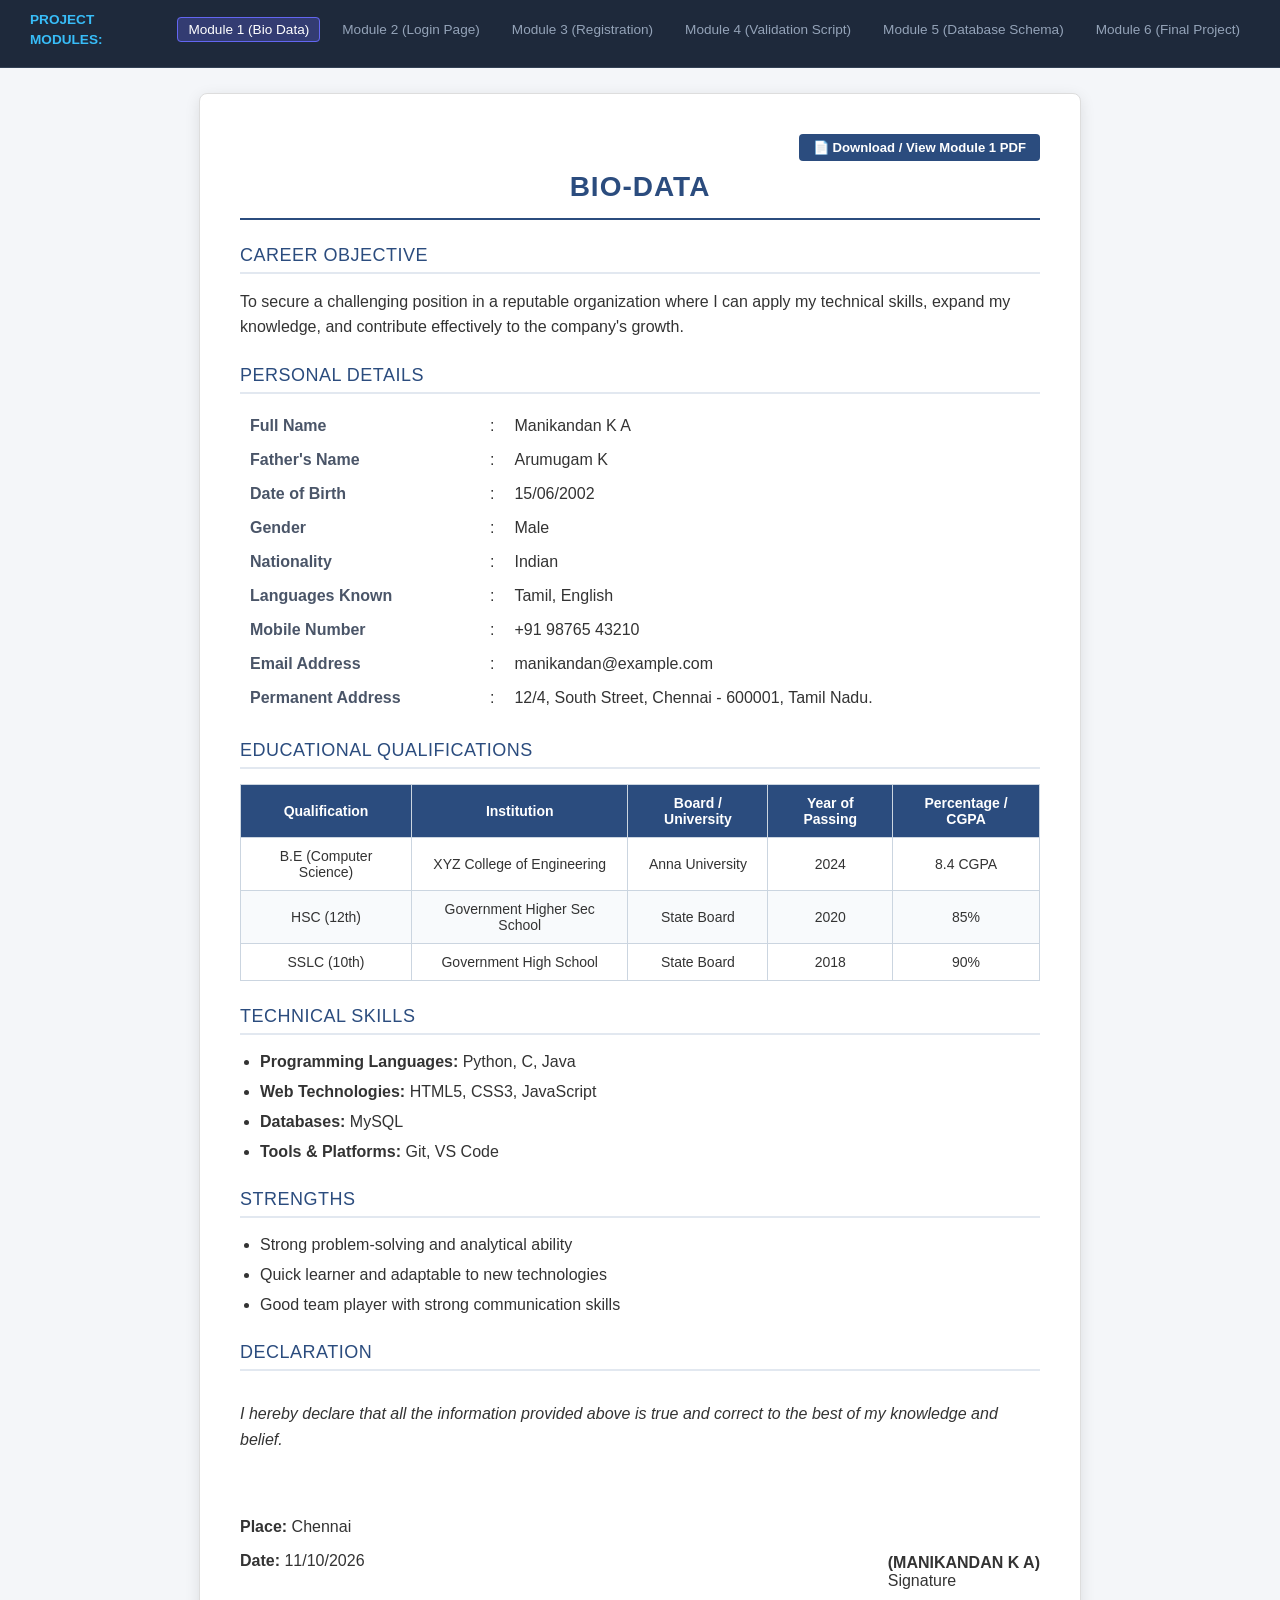
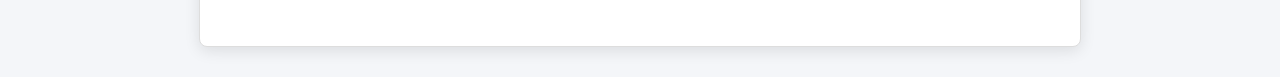
<file: biodata.html>
<!DOCTYPE html>
<html lang="en">
<head>
    <meta charset="UTF-8">
    <meta name="viewport" content="width=device-width, initial-scale=1.0">
    <title>Module 1: Bio-Data</title>
    <style>
        body {
            font-family: Arial, sans-serif;
            background-color: #f4f6f9;
            margin: 0;
            padding: 30px;
            color: #333;
        }

        .container {
            max-width: 800px;
            margin: 0 auto;
            background: #ffffff;
            padding: 40px;
            border-radius: 8px;
            box-shadow: 0 4px 15px rgba(0, 0, 0, 0.1);
            border: 1px solid #ddd;
        }

        .header {
            text-align: center;
            border-bottom: 2px solid #2b4c7e;
            padding-bottom: 15px;
            margin-bottom: 25px;
        }

        .header h1 {
            margin: 0;
            color: #2b4c7e;
            font-size: 28px;
            letter-spacing: 1px;
            text-transform: uppercase;
        }

        .section-title {
            color: #2b4c7e;
            font-size: 18px;
            border-bottom: 2px solid #e2e8f0;
            padding-bottom: 6px;
            margin-top: 25px;
            margin-bottom: 15px;
            text-transform: uppercase;
            letter-spacing: 0.5px;
        }

        table {
            width: 100%;
            border-collapse: collapse;
            margin-bottom: 15px;
        }

        /* Personal Info Table */
        .info-table td {
            padding: 8px 10px;
            vertical-align: top;
        }

        .info-table td.label {
            font-weight: bold;
            width: 30%;
            color: #4a5568;
        }

        .info-table td.colon {
            width: 3%;
        }

        /* Education Table */
        .edu-table th, .edu-table td {
            border: 1px solid #cbd5e0;
            padding: 10px;
            text-align: center;
            font-size: 14px;
        }

        .edu-table th {
            background-color: #2b4c7e;
            color: #ffffff;
            font-weight: bold;
        }

        .edu-table tr:nth-child(even) {
            background-color: #f8fafc;
        }

        ul {
            margin: 5px 0 15px 20px;
            padding: 0;
        }

        ul li {
            margin-bottom: 6px;
            line-height: 1.5;
        }

        .declaration {
            margin-top: 30px;
            line-height: 1.6;
            font-style: italic;
        }

        .signature-section {
            margin-top: 50px;
            display: flex;
            justify-content: space-between;
        }

        .signature-box {
            text-align: left;
        }

        .module-nav-bar {
            background: #1e293b;
            border-bottom: 1px solid #334155;
            padding: 10px 0;
            font-size: 0.85rem;
            margin: -30px -30px 25px -30px;
        }
        .module-nav-list {
            display: flex;
            gap: 12px;
            list-style: none;
            overflow-x: auto;
            padding: 0 30px;
            margin: 0;
            align-items: center;
        }
        .module-nav-link {
            color: #94a3b8;
            text-decoration: none;
            padding: 4px 10px;
            border-radius: 4px;
            white-space: nowrap;
            transition: all 0.2s;
        }
        .module-nav-link.active, .module-nav-link:hover {
            color: #fff;
            background: rgba(99, 102, 241, 0.3);
            border: 1px solid #6366f1;
        }
    </style>
</head>
<body>

    <!-- Modules Navigation Ribbon -->
    <div class="module-nav-bar">
        <ul class="module-nav-list">
            <li><span style="color: #38bdf8; font-weight: bold; margin-right: 6px;">PROJECT MODULES:</span></li>
            <li><a href="biodata.html" class="module-nav-link active">Module 1 (Bio Data)</a></li>
            <li><a href="login.html" class="module-nav-link">Module 2 (Login Page)</a></li>
            <li><a href="register.html" class="module-nav-link">Module 3 (Registration)</a></li>
            <li><a href="validation.html" class="module-nav-link">Module 4 (Validation Script)</a></li>
            <li><a href="database.html" class="module-nav-link">Module 5 (Database Schema)</a></li>
            <li><a href="index.html" class="module-nav-link">Module 6 (Final Project)</a></li>
        </ul>
    </div>

    <div class="container">
        
        <div style="display: flex; justify-content: flex-end; margin-bottom: 10px;">
            <a href="Module_1_Biodata.pdf" target="_blank" style="background: #2b4c7e; color: #fff; text-decoration: none; padding: 6px 14px; border-radius: 4px; font-size: 0.82rem; font-weight: bold;">
                📄 Download / View Module 1 PDF
            </a>
        </div>

        <!-- Header -->
        <div class="header">
            <h1>BIO-DATA</h1>
        </div>

        <!-- Career Objective -->
        <div class="section-title">Career Objective</div>
        <p style="line-height: 1.6; margin: 0 0 15px 0;">
            To secure a challenging position in a reputable organization where I can apply my technical skills, expand my knowledge, and contribute effectively to the company's growth.
        </p>

        <!-- Personal Details -->
        <div class="section-title">Personal Details</div>
        <table class="info-table">
            <tr>
                <td class="label">Full Name</td>
                <td class="colon">:</td>
                <td>Manikandan K A</td>
            </tr>
            <tr>
                <td class="label">Father's Name</td>
                <td class="colon">:</td>
                <td>Arumugam K</td>
            </tr>
            <tr>
                <td class="label">Date of Birth</td>
                <td class="colon">:</td>
                <td>15/06/2002</td>
            </tr>
            <tr>
                <td class="label">Gender</td>
                <td class="colon">:</td>
                <td>Male</td>
            </tr>
            <tr>
                <td class="label">Nationality</td>
                <td class="colon">:</td>
                <td>Indian</td>
            </tr>
            <tr>
                <td class="label">Languages Known</td>
                <td class="colon">:</td>
                <td>Tamil, English</td>
            </tr>
            <tr>
                <td class="label">Mobile Number</td>
                <td class="colon">:</td>
                <td>+91 98765 43210</td>
            </tr>
            <tr>
                <td class="label">Email Address</td>
                <td class="colon">:</td>
                <td>manikandan@example.com</td>
            </tr>
            <tr>
                <td class="label">Permanent Address</td>
                <td class="colon">:</td>
                <td>12/4, South Street, Chennai - 600001, Tamil Nadu.</td>
            </tr>
        </table>

        <!-- Educational Qualifications -->
        <div class="section-title">Educational Qualifications</div>
        <table class="edu-table">
            <thead>
                <tr>
                    <th>Qualification</th>
                    <th>Institution</th>
                    <th>Board / University</th>
                    <th>Year of Passing</th>
                    <th>Percentage / CGPA</th>
                </tr>
            </thead>
            <tbody>
                <tr>
                    <td>B.E (Computer Science)</td>
                    <td>XYZ College of Engineering</td>
                    <td>Anna University</td>
                    <td>2024</td>
                    <td>8.4 CGPA</td>
                </tr>
                <tr>
                    <td>HSC (12th)</td>
                    <td>Government Higher Sec School</td>
                    <td>State Board</td>
                    <td>2020</td>
                    <td>85%</td>
                </tr>
                <tr>
                    <td>SSLC (10th)</td>
                    <td>Government High School</td>
                    <td>State Board</td>
                    <td>2018</td>
                    <td>90%</td>
                </tr>
            </tbody>
        </table>

        <!-- Technical Skills -->
        <div class="section-title">Technical Skills</div>
        <ul>
            <li><strong>Programming Languages:</strong> Python, C, Java</li>
            <li><strong>Web Technologies:</strong> HTML5, CSS3, JavaScript</li>
            <li><strong>Databases:</strong> MySQL</li>
            <li><strong>Tools & Platforms:</strong> Git, VS Code</li>
        </ul>

        <!-- Strengths -->
        <div class="section-title">Strengths</div>
        <ul>
            <li>Strong problem-solving and analytical ability</li>
            <li>Quick learner and adaptable to new technologies</li>
            <li>Good team player with strong communication skills</li>
        </ul>

        <!-- Declaration -->
        <div class="section-title">Declaration</div>
        <p class="declaration">
            I hereby declare that all the information provided above is true and correct to the best of my knowledge and belief.
        </p>

        <!-- Signature Section -->
        <div class="signature-section">
            <div class="signature-box">
                <p><strong>Place:</strong> Chennai</p>
                <p><strong>Date:</strong> 11/10/2026</p>
            </div>
            <div class="signature-right">
                <br><br>
                <p><strong>(MANIKANDAN K A)</strong><br>Signature</p>
            </div>
        </div>

    </div>

</body>
</html>
</file>
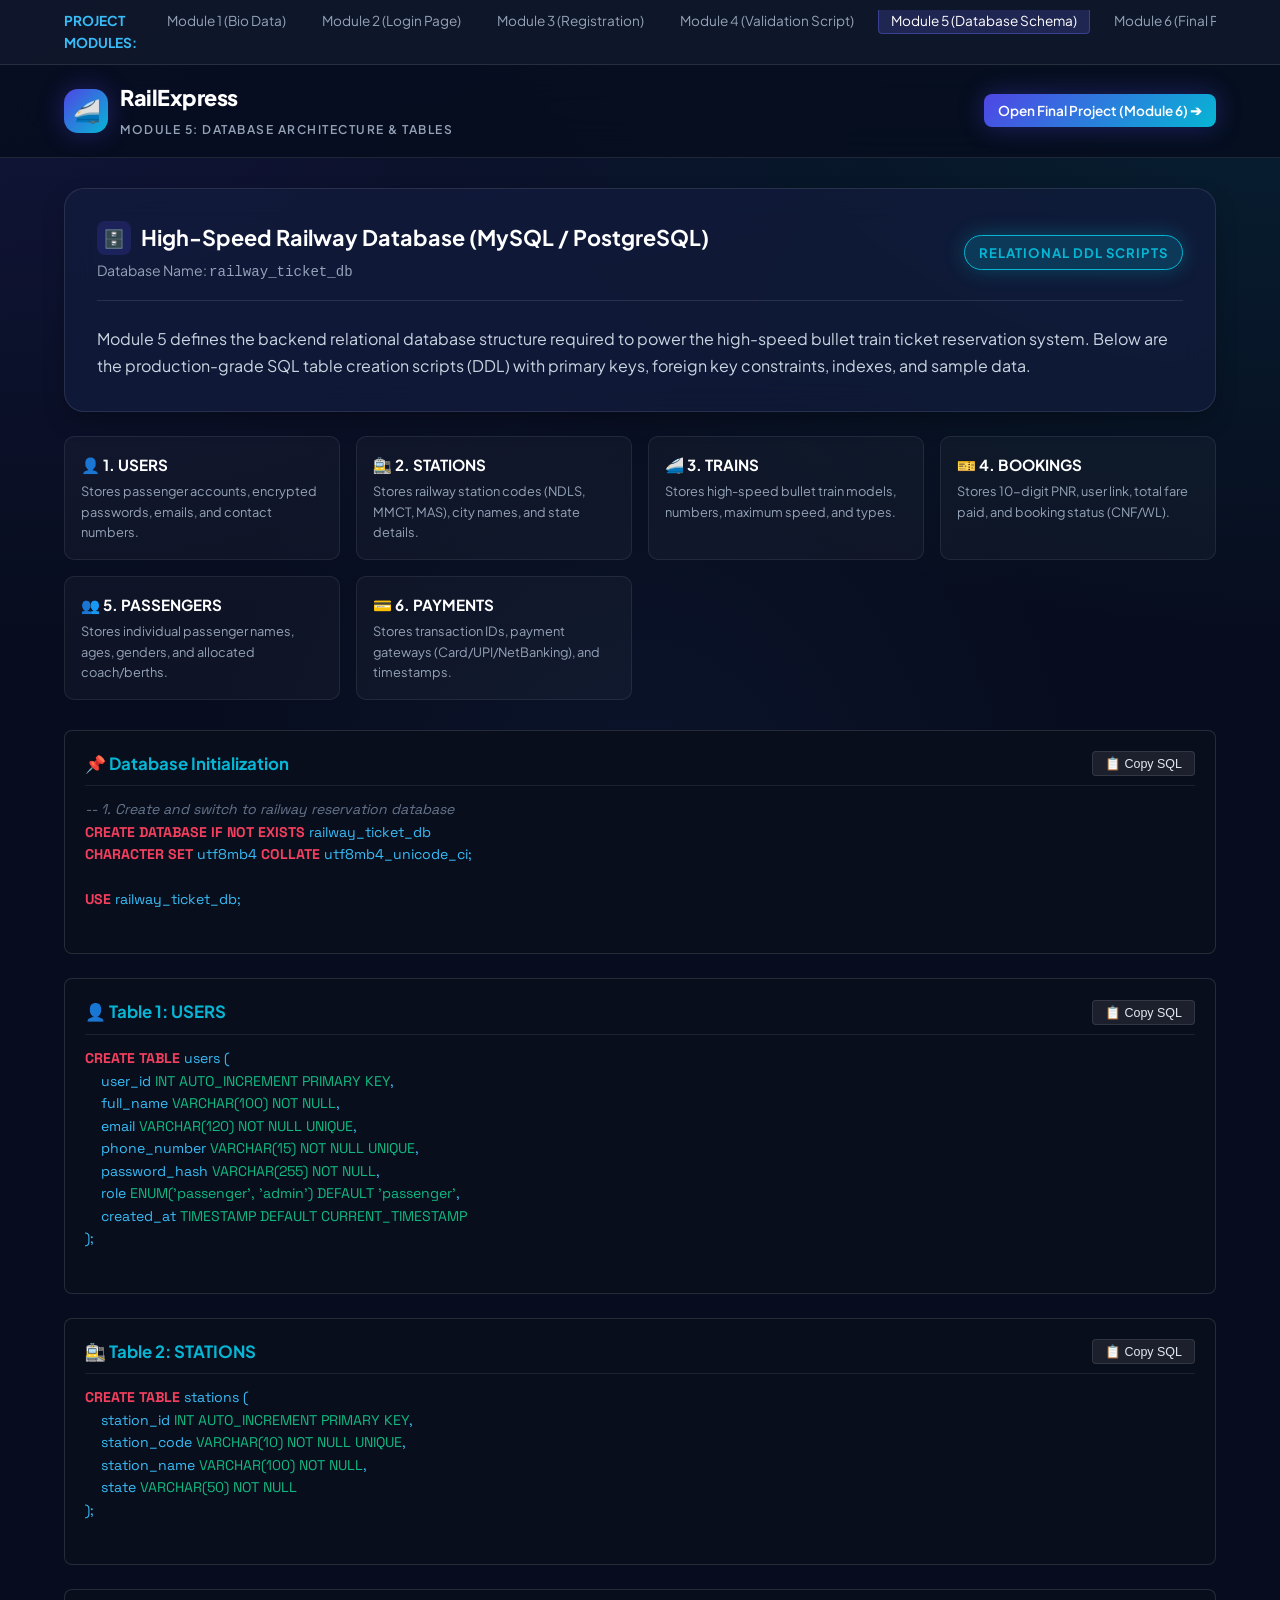
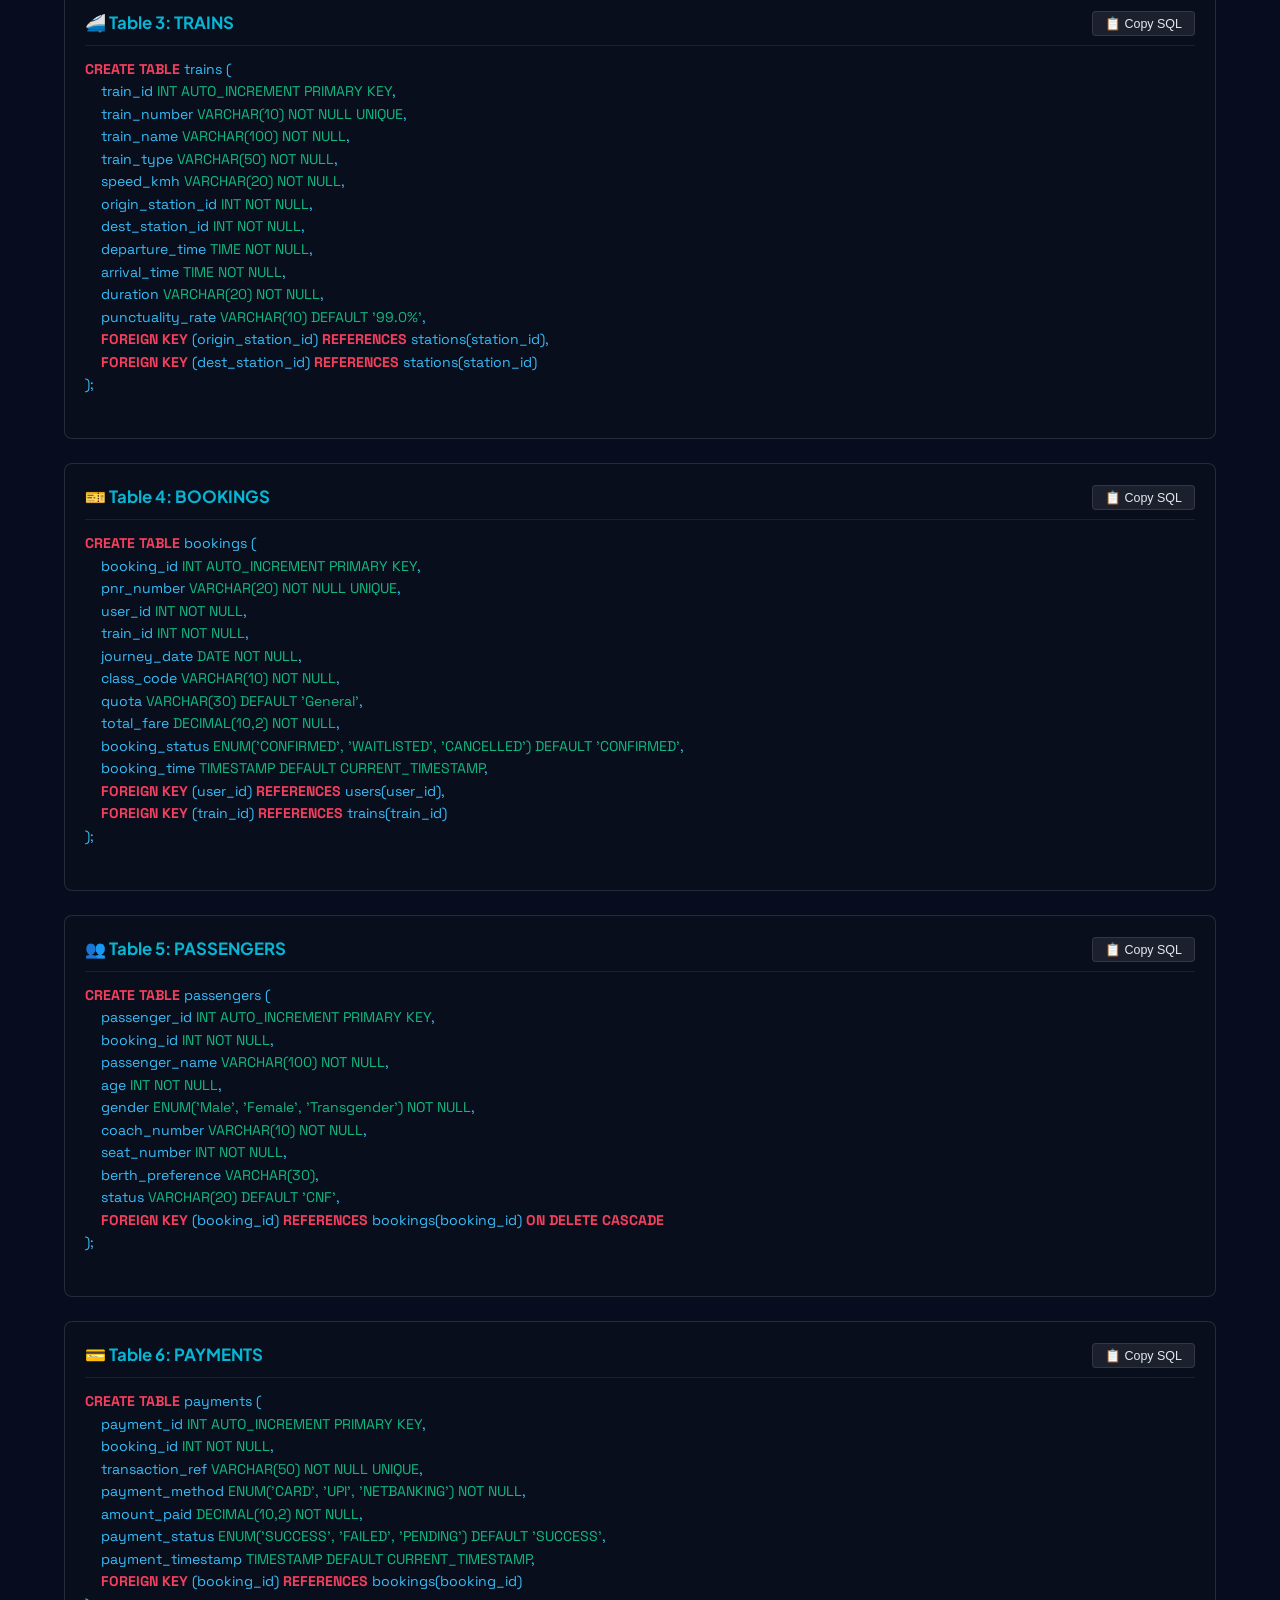
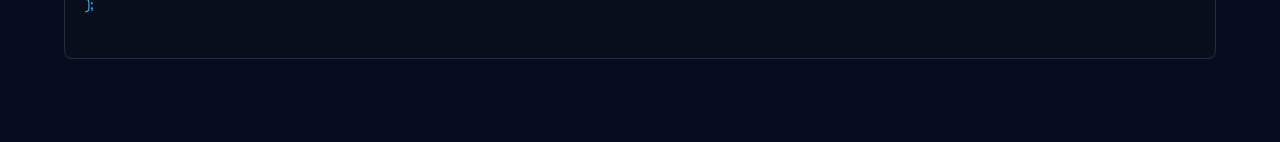
<file: database.html>
<!DOCTYPE html>
<html lang="en">
<head>
    <meta charset="UTF-8">
    <meta name="viewport" content="width=device-width, initial-scale=1.0">
    <title>Module 5: Database Schema & Table Creation - RailExpress</title>
    <link rel="stylesheet" href="css/style.css">
    <style>
        .module-nav-bar {
            background: rgba(15, 23, 42, 0.9);
            border-bottom: 1px solid rgba(255, 255, 255, 0.1);
            padding: 10px 0;
            font-size: 0.85rem;
        }
        .module-nav-list {
            display: flex;
            gap: 12px;
            list-style: none;
            overflow-x: auto;
            padding: 0;
            margin: 0;
        }
        .module-nav-link {
            color: #94a3b8;
            text-decoration: none;
            padding: 4px 12px;
            border-radius: 4px;
            white-space: nowrap;
            transition: all 0.2s;
        }
        .module-nav-link.active, .module-nav-link:hover {
            color: #fff;
            background: rgba(99, 102, 241, 0.2);
            border: 1px solid rgba(99, 102, 241, 0.4);
        }

        .sql-box {
            position: relative;
            background: #090e1c;
            border: 1px solid rgba(255, 255, 255, 0.12);
            border-radius: 8px;
            padding: 20px;
            margin-bottom: 24px;
        }

        .sql-header {
            display: flex;
            justify-content: space-between;
            align-items: center;
            margin-bottom: 12px;
            padding-bottom: 8px;
            border-bottom: 1px solid rgba(255, 255, 255, 0.08);
        }

        .sql-title {
            color: var(--accent-cyan);
            font-weight: 700;
            font-size: 1.05rem;
            display: flex;
            align-items: center;
            gap: 8px;
        }

        .btn-copy {
            background: rgba(255, 255, 255, 0.08);
            border: 1px solid var(--border-color);
            color: #e2e8f0;
            padding: 4px 12px;
            border-radius: 4px;
            font-size: 0.78rem;
            cursor: pointer;
            transition: var(--transition);
        }

        .btn-copy:hover {
            background: var(--primary);
            color: #fff;
        }

        pre.sql-code {
            color: #38bdf8;
            font-family: 'Space Grotesk', 'Courier New', monospace;
            font-size: 0.88rem;
            line-height: 1.6;
            margin: 0;
            overflow-x: auto;
        }

        .keyword { color: #f43f5e; font-weight: bold; }
        .type { color: #10b981; }
        .func { color: #f59e0b; }
        .comment { color: #64748b; font-style: italic; }

        .schema-summary-grid {
            display: grid;
            grid-template-columns: repeat(auto-fit, minmax(240px, 1fr));
            gap: 16px;
            margin-bottom: 30px;
        }

        .schema-pill {
            background: rgba(255, 255, 255, 0.03);
            border: 1px solid rgba(255, 255, 255, 0.08);
            border-radius: 10px;
            padding: 16px;
        }

        .schema-pill h5 {
            color: #fff;
            font-size: 0.95rem;
            margin-bottom: 4px;
            display: flex;
            align-items: center;
            gap: 6px;
        }

        .schema-pill p {
            color: #94a3b8;
            font-size: 0.8rem;
            margin: 0;
        }
    </style>
</head>
<body>

    <!-- Modules Navigation Ribbon -->
    <div class="module-nav-bar">
        <div class="container">
            <ul class="module-nav-list">
                <li><span style="color: #38bdf8; font-weight: bold; margin-right: 6px;">PROJECT MODULES:</span></li>
                <li><a href="biodata.html" class="module-nav-link">Module 1 (Bio Data)</a></li>
                <li><a href="login.html" class="module-nav-link">Module 2 (Login Page)</a></li>
                <li><a href="register.html" class="module-nav-link">Module 3 (Registration)</a></li>
                <li><a href="validation.html" class="module-nav-link">Module 4 (Validation Script)</a></li>
                <li><a href="database.html" class="module-nav-link active">Module 5 (Database Schema)</a></li>
                <li><a href="index.html" class="module-nav-link">Module 6 (Final Project)</a></li>
            </ul>
        </div>
    </div>

    <!-- Header Navigation -->
    <header class="site-header">
        <div class="container nav-container">
            <a href="index.html" class="brand">
                <div class="brand-icon">🚄</div>
                <div class="brand-text">
                    <h1>RailExpress</h1>
                    <span>Module 5: Database Architecture & Tables</span>
                </div>
            </a>
            <div>
                <a href="index.html" class="btn btn-primary" style="padding: 6px 14px; font-size: 0.85rem;">Open Final Project (Module 6) ➔</a>
            </div>
        </div>
    </header>

    <main class="container" style="padding: 30px 24px 60px;">
        
        <!-- Header Banner -->
        <div class="card" style="margin-bottom: 24px;">
            <div class="card-title-group">
                <div>
                    <h3><span class="section-icon">🗄️</span> High-Speed Railway Database (MySQL / PostgreSQL)</h3>
                    <p style="color: #94a3b8; font-size: 0.88rem; margin-top: 4px;">Database Name: <code>railway_ticket_db</code></p>
                </div>
                <span class="speed-badge" style="margin-bottom: 0;">Relational DDL Scripts</span>
            </div>
            <p style="color: #cbd5e1; line-height: 1.7;">
                Module 5 defines the backend relational database structure required to power the high-speed bullet train ticket reservation system. 
                Below are the production-grade SQL table creation scripts (DDL) with primary keys, foreign key constraints, indexes, and sample data.
            </p>
        </div>

        <!-- Schema Overview Cards -->
        <div class="schema-summary-grid">
            <div class="schema-pill">
                <h5>👤 1. USERS</h5>
                <p>Stores passenger accounts, encrypted passwords, emails, and contact numbers.</p>
            </div>
            <div class="schema-pill">
                <h5>🚉 2. STATIONS</h5>
                <p>Stores railway station codes (NDLS, MMCT, MAS), city names, and state details.</p>
            </div>
            <div class="schema-pill">
                <h5>🚄 3. TRAINS</h5>
                <p>Stores high-speed bullet train models, numbers, maximum speed, and types.</p>
            </div>
            <div class="schema-pill">
                <h5>🎫 4. BOOKINGS</h5>
                <p>Stores 10-digit PNR, user link, total fare paid, and booking status (CNF/WL).</p>
            </div>
            <div class="schema-pill">
                <h5>👥 5. PASSENGERS</h5>
                <p>Stores individual passenger names, ages, genders, and allocated coach/berths.</p>
            </div>
            <div class="schema-pill">
                <h5>💳 6. PAYMENTS</h5>
                <p>Stores transaction IDs, payment gateways (Card/UPI/NetBanking), and timestamps.</p>
            </div>
        </div>

        <!-- SQL Queries Section -->
        
        <!-- Database Creation -->
        <div class="sql-box">
            <div class="sql-header">
                <span class="sql-title">📌 Database Initialization</span>
                <button type="button" class="btn-copy" onclick="copySql(this)">📋 Copy SQL</button>
            </div>
            <pre class="sql-code">
<span class="comment">-- 1. Create and switch to railway reservation database</span>
<span class="keyword">CREATE DATABASE IF NOT EXISTS</span> railway_ticket_db 
<span class="keyword">CHARACTER SET</span> utf8mb4 <span class="keyword">COLLATE</span> utf8mb4_unicode_ci;

<span class="keyword">USE</span> railway_ticket_db;
            </pre>
        </div>

        <!-- Table 1: Users -->
        <div class="sql-box">
            <div class="sql-header">
                <span class="sql-title">👤 Table 1: USERS</span>
                <button type="button" class="btn-copy" onclick="copySql(this)">📋 Copy SQL</button>
            </div>
            <pre class="sql-code">
<span class="keyword">CREATE TABLE</span> users (
    user_id <span class="type">INT AUTO_INCREMENT PRIMARY KEY</span>,
    full_name <span class="type">VARCHAR(100) NOT NULL</span>,
    email <span class="type">VARCHAR(120) NOT NULL UNIQUE</span>,
    phone_number <span class="type">VARCHAR(15) NOT NULL UNIQUE</span>,
    password_hash <span class="type">VARCHAR(255) NOT NULL</span>,
    role <span class="type">ENUM('passenger', 'admin') DEFAULT 'passenger'</span>,
    created_at <span class="type">TIMESTAMP DEFAULT CURRENT_TIMESTAMP</span>
);
            </pre>
        </div>

        <!-- Table 2: Stations -->
        <div class="sql-box">
            <div class="sql-header">
                <span class="sql-title">🚉 Table 2: STATIONS</span>
                <button type="button" class="btn-copy" onclick="copySql(this)">📋 Copy SQL</button>
            </div>
            <pre class="sql-code">
<span class="keyword">CREATE TABLE</span> stations (
    station_id <span class="type">INT AUTO_INCREMENT PRIMARY KEY</span>,
    station_code <span class="type">VARCHAR(10) NOT NULL UNIQUE</span>,
    station_name <span class="type">VARCHAR(100) NOT NULL</span>,
    state <span class="type">VARCHAR(50) NOT NULL</span>
);
            </pre>
        </div>

        <!-- Table 3: Trains -->
        <div class="sql-box">
            <div class="sql-header">
                <span class="sql-title">🚄 Table 3: TRAINS</span>
                <button type="button" class="btn-copy" onclick="copySql(this)">📋 Copy SQL</button>
            </div>
            <pre class="sql-code">
<span class="keyword">CREATE TABLE</span> trains (
    train_id <span class="type">INT AUTO_INCREMENT PRIMARY KEY</span>,
    train_number <span class="type">VARCHAR(10) NOT NULL UNIQUE</span>,
    train_name <span class="type">VARCHAR(100) NOT NULL</span>,
    train_type <span class="type">VARCHAR(50) NOT NULL</span>,
    speed_kmh <span class="type">VARCHAR(20) NOT NULL</span>,
    origin_station_id <span class="type">INT NOT NULL</span>,
    dest_station_id <span class="type">INT NOT NULL</span>,
    departure_time <span class="type">TIME NOT NULL</span>,
    arrival_time <span class="type">TIME NOT NULL</span>,
    duration <span class="type">VARCHAR(20) NOT NULL</span>,
    punctuality_rate <span class="type">VARCHAR(10) DEFAULT '99.0%'</span>,
    <span class="keyword">FOREIGN KEY</span> (origin_station_id) <span class="keyword">REFERENCES</span> stations(station_id),
    <span class="keyword">FOREIGN KEY</span> (dest_station_id) <span class="keyword">REFERENCES</span> stations(station_id)
);
            </pre>
        </div>

        <!-- Table 4: Bookings -->
        <div class="sql-box">
            <div class="sql-header">
                <span class="sql-title">🎫 Table 4: BOOKINGS</span>
                <button type="button" class="btn-copy" onclick="copySql(this)">📋 Copy SQL</button>
            </div>
            <pre class="sql-code">
<span class="keyword">CREATE TABLE</span> bookings (
    booking_id <span class="type">INT AUTO_INCREMENT PRIMARY KEY</span>,
    pnr_number <span class="type">VARCHAR(20) NOT NULL UNIQUE</span>,
    user_id <span class="type">INT NOT NULL</span>,
    train_id <span class="type">INT NOT NULL</span>,
    journey_date <span class="type">DATE NOT NULL</span>,
    class_code <span class="type">VARCHAR(10) NOT NULL</span>,
    quota <span class="type">VARCHAR(30) DEFAULT 'General'</span>,
    total_fare <span class="type">DECIMAL(10,2) NOT NULL</span>,
    booking_status <span class="type">ENUM('CONFIRMED', 'WAITLISTED', 'CANCELLED') DEFAULT 'CONFIRMED'</span>,
    booking_time <span class="type">TIMESTAMP DEFAULT CURRENT_TIMESTAMP</span>,
    <span class="keyword">FOREIGN KEY</span> (user_id) <span class="keyword">REFERENCES</span> users(user_id),
    <span class="keyword">FOREIGN KEY</span> (train_id) <span class="keyword">REFERENCES</span> trains(train_id)
);
            </pre>
        </div>

        <!-- Table 5: Passengers -->
        <div class="sql-box">
            <div class="sql-header">
                <span class="sql-title">👥 Table 5: PASSENGERS</span>
                <button type="button" class="btn-copy" onclick="copySql(this)">📋 Copy SQL</button>
            </div>
            <pre class="sql-code">
<span class="keyword">CREATE TABLE</span> passengers (
    passenger_id <span class="type">INT AUTO_INCREMENT PRIMARY KEY</span>,
    booking_id <span class="type">INT NOT NULL</span>,
    passenger_name <span class="type">VARCHAR(100) NOT NULL</span>,
    age <span class="type">INT NOT NULL</span>,
    gender <span class="type">ENUM('Male', 'Female', 'Transgender') NOT NULL</span>,
    coach_number <span class="type">VARCHAR(10) NOT NULL</span>,
    seat_number <span class="type">INT NOT NULL</span>,
    berth_preference <span class="type">VARCHAR(30)</span>,
    status <span class="type">VARCHAR(20) DEFAULT 'CNF'</span>,
    <span class="keyword">FOREIGN KEY</span> (booking_id) <span class="keyword">REFERENCES</span> bookings(booking_id) <span class="keyword">ON DELETE CASCADE</span>
);
            </pre>
        </div>

        <!-- Table 6: Payments -->
        <div class="sql-box">
            <div class="sql-header">
                <span class="sql-title">💳 Table 6: PAYMENTS</span>
                <button type="button" class="btn-copy" onclick="copySql(this)">📋 Copy SQL</button>
            </div>
            <pre class="sql-code">
<span class="keyword">CREATE TABLE</span> payments (
    payment_id <span class="type">INT AUTO_INCREMENT PRIMARY KEY</span>,
    booking_id <span class="type">INT NOT NULL</span>,
    transaction_ref <span class="type">VARCHAR(50) NOT NULL UNIQUE</span>,
    payment_method <span class="type">ENUM('CARD', 'UPI', 'NETBANKING') NOT NULL</span>,
    amount_paid <span class="type">DECIMAL(10,2) NOT NULL</span>,
    payment_status <span class="type">ENUM('SUCCESS', 'FAILED', 'PENDING') DEFAULT 'SUCCESS'</span>,
    payment_timestamp <span class="type">TIMESTAMP DEFAULT CURRENT_TIMESTAMP</span>,
    <span class="keyword">FOREIGN KEY</span> (booking_id) <span class="keyword">REFERENCES</span> bookings(booking_id)
);
            </pre>
        </div>

    </main>

    <div class="toast-container" id="toastContainer"></div>

    <script>
        function copySql(btn) {
            const pre = btn.closest('.sql-box').querySelector('pre');
            navigator.clipboard.writeText(pre.innerText).then(() => {
                const toast = document.createElement('div');
                toast.className = 'toast toast-success';
                toast.innerHTML = '<span>✅</span> <span>SQL Query copied to clipboard!</span>';
                document.getElementById('toastContainer').appendChild(toast);
                setTimeout(() => toast.remove(), 2500);
            });
        }
    </script>
</body>
</html>
</file>
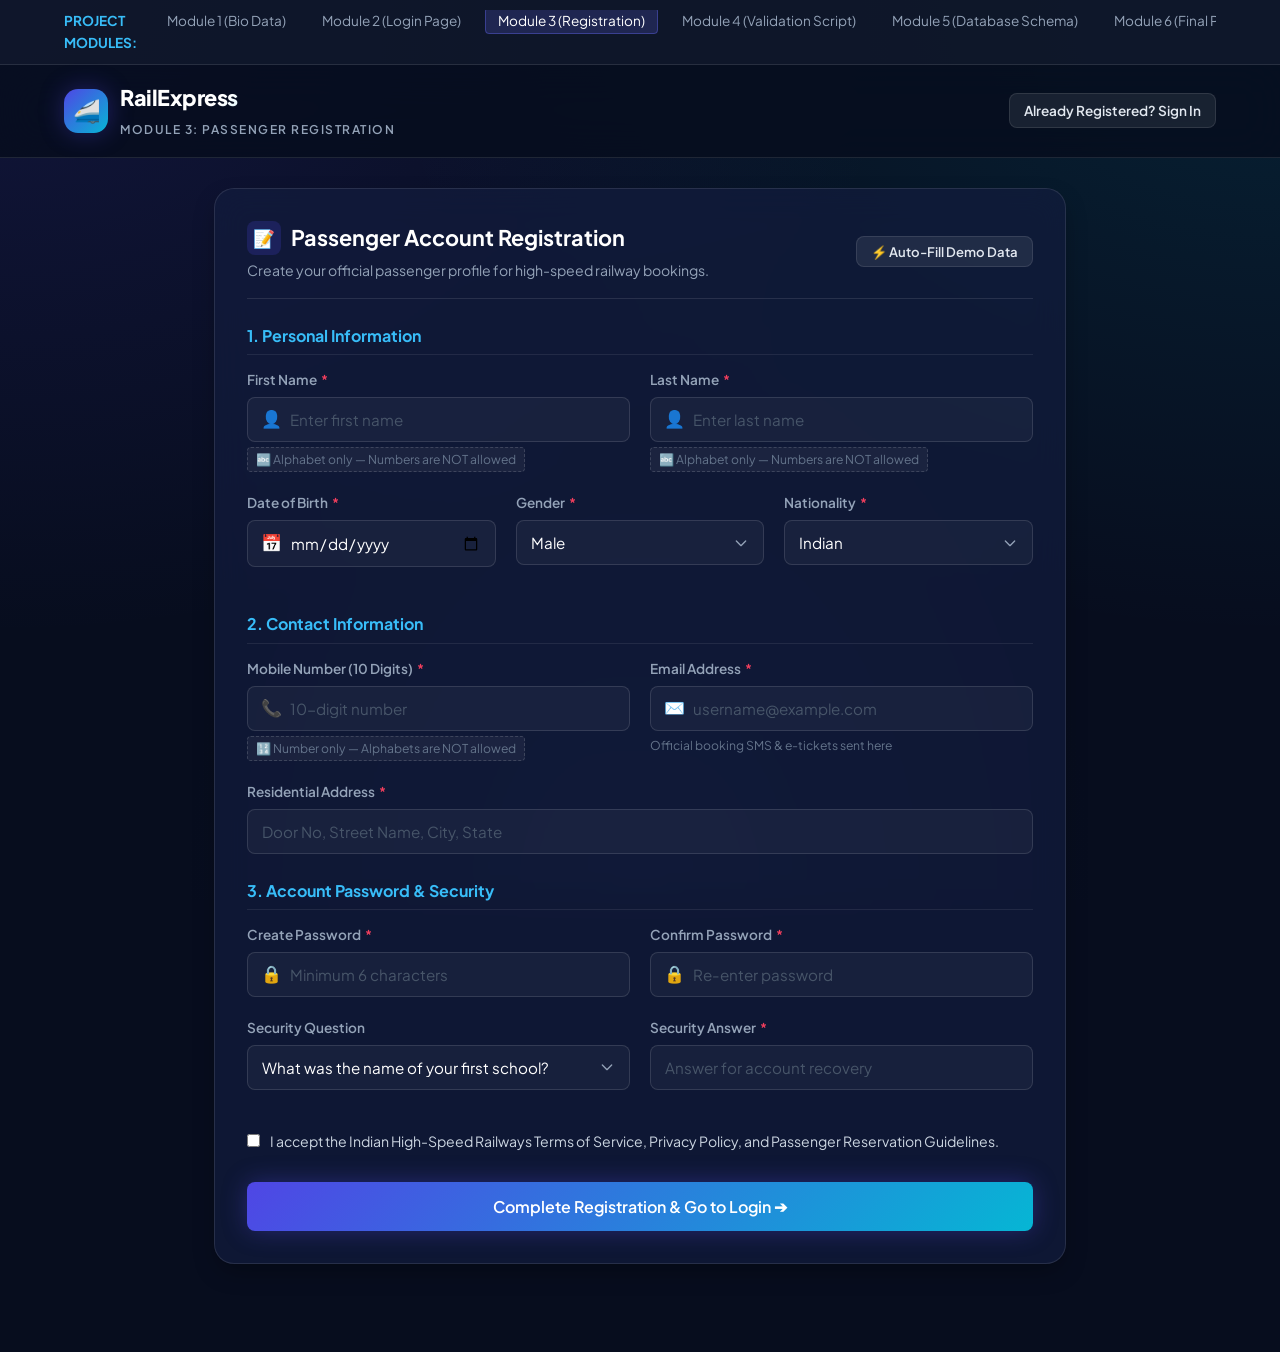
<file: register.html>
<!DOCTYPE html>
<html lang="en">
<head>
    <meta charset="UTF-8">
    <meta name="viewport" content="width=device-width, initial-scale=1.0">
    <title>Module 3: Passenger Registration - RailExpress</title>
    <link rel="stylesheet" href="css/style.css">
    <style>
        .module-nav-bar {
            background: rgba(15, 23, 42, 0.9);
            border-bottom: 1px solid rgba(255, 255, 255, 0.1);
            padding: 10px 0;
            font-size: 0.85rem;
        }
        .module-nav-list {
            display: flex;
            gap: 12px;
            list-style: none;
            overflow-x: auto;
            padding: 0;
            margin: 0;
        }
        .module-nav-link {
            color: #94a3b8;
            text-decoration: none;
            padding: 4px 12px;
            border-radius: 4px;
            white-space: nowrap;
            transition: all 0.2s;
        }
        .module-nav-link.active, .module-nav-link:hover {
            color: #fff;
            background: rgba(99, 102, 241, 0.2);
            border: 1px solid rgba(99, 102, 241, 0.4);
        }
    </style>
</head>
<body>

    <!-- Modules Navigation Ribbon -->
    <div class="module-nav-bar">
        <div class="container">
            <ul class="module-nav-list">
                <li><span style="color: #38bdf8; font-weight: bold; margin-right: 6px;">PROJECT MODULES:</span></li>
                <li><a href="biodata.html" class="module-nav-link">Module 1 (Bio Data)</a></li>
                <li><a href="login.html" class="module-nav-link">Module 2 (Login Page)</a></li>
                <li><a href="register.html" class="module-nav-link active">Module 3 (Registration)</a></li>
                <li><a href="validation.html" class="module-nav-link">Module 4 (Validation Script)</a></li>
                <li><a href="database.html" class="module-nav-link">Module 5 (Database Schema)</a></li>
                <li><a href="index.html" class="module-nav-link">Module 6 (Final Project)</a></li>
            </ul>
        </div>
    </div>

    <!-- Header Navigation -->
    <header class="site-header">
        <div class="container nav-container">
            <a href="index.html" class="brand">
                <div class="brand-icon">🚄</div>
                <div class="brand-text">
                    <h1>RailExpress</h1>
                    <span>Module 3: Passenger Registration</span>
                </div>
            </a>
            <div>
                <a href="login.html" class="btn btn-secondary" style="padding: 6px 14px; font-size: 0.85rem;">Already Registered? Sign In</a>
            </div>
        </div>
    </header>

    <main class="container" style="padding: 30px 24px 60px; max-width: 900px;">
        <div class="card">
            
            <div class="card-title-group">
                <div>
                    <h3><span class="section-icon">📝</span> Passenger Account Registration</h3>
                    <p style="color: #94a3b8; font-size: 0.88rem; margin-top: 4px;">Create your official passenger profile for high-speed railway bookings.</p>
                </div>
                <button type="button" class="btn btn-secondary" id="btnFillDemoReg" style="padding: 6px 14px; font-size: 0.82rem;">
                    ⚡ Auto-Fill Demo Data
                </button>
            </div>

            <form id="registrationForm" novalidate>
                
                <!-- 1. Personal Information -->
                <h4 style="color: #38bdf8; margin: 20px 0 14px; font-size: 1rem; border-bottom: 1px solid rgba(255,255,255,0.08); padding-bottom: 6px;">
                    1. Personal Information
                </h4>

                <div class="grid-2">
                    <div class="form-group">
                        <label class="form-label" for="regFirstName">First Name <span class="required">*</span></label>
                        <div class="input-with-icon">
                            <span class="input-icon">👤</span>
                            <input type="text" id="regFirstName" class="form-control" placeholder="Enter first name" required>
                        </div>
                        <span class="helper-text badge-rule">🔤 Alphabet only — Numbers are NOT allowed</span>
                    </div>

                    <div class="form-group">
                        <label class="form-label" for="regLastName">Last Name <span class="required">*</span></label>
                        <div class="input-with-icon">
                            <span class="input-icon">👤</span>
                            <input type="text" id="regLastName" class="form-control" placeholder="Enter last name" required>
                        </div>
                        <span class="helper-text badge-rule">🔤 Alphabet only — Numbers are NOT allowed</span>
                    </div>
                </div>

                <div class="grid-3">
                    <div class="form-group">
                        <label class="form-label" for="regDob">Date of Birth <span class="required">*</span></label>
                        <div class="input-with-icon">
                            <span class="input-icon">📅</span>
                            <input type="date" id="regDob" class="form-control" required>
                        </div>
                    </div>

                    <div class="form-group">
                        <label class="form-label">Gender <span class="required">*</span></label>
                        <select id="regGender" class="form-control no-icon" required>
                            <option value="Male" selected>Male</option>
                            <option value="Female">Female</option>
                            <option value="Transgender">Transgender</option>
                        </select>
                    </div>

                    <div class="form-group">
                        <label class="form-label">Nationality <span class="required">*</span></label>
                        <select id="regNationality" class="form-control no-icon" required>
                            <option value="Indian" selected>Indian</option>
                            <option value="NRI">NRI / Overseas Citizen</option>
                            <option value="Foreign">Foreign National</option>
                        </select>
                    </div>
                </div>

                <!-- 2. Contact Details -->
                <h4 style="color: #38bdf8; margin: 24px 0 14px; font-size: 1rem; border-bottom: 1px solid rgba(255,255,255,0.08); padding-bottom: 6px;">
                    2. Contact Information
                </h4>

                <div class="grid-2">
                    <div class="form-group">
                        <label class="form-label" for="regMobile">Mobile Number (10 Digits) <span class="required">*</span></label>
                        <div class="input-with-icon">
                            <span class="input-icon">📞</span>
                            <input type="tel" id="regMobile" class="form-control" placeholder="10-digit number" maxlength="10" required>
                        </div>
                        <span class="helper-text badge-rule">🔢 Number only — Alphabets are NOT allowed</span>
                    </div>

                    <div class="form-group">
                        <label class="form-label" for="regEmail">Email Address <span class="required">*</span></label>
                        <div class="input-with-icon">
                            <span class="input-icon">✉️</span>
                            <input type="email" id="regEmail" class="form-control" placeholder="username@example.com" required>
                        </div>
                        <span class="helper-text">Official booking SMS & e-tickets sent here</span>
                    </div>
                </div>

                <div class="form-group">
                    <label class="form-label" for="regAddress">Residential Address <span class="required">*</span></label>
                    <input type="text" id="regAddress" class="form-control no-icon" placeholder="Door No, Street Name, City, State" required>
                </div>

                <!-- 3. Security & Credentials -->
                <h4 style="color: #38bdf8; margin: 24px 0 14px; font-size: 1rem; border-bottom: 1px solid rgba(255,255,255,0.08); padding-bottom: 6px;">
                    3. Account Password & Security
                </h4>

                <div class="grid-2">
                    <div class="form-group">
                        <label class="form-label" for="regPassword">Create Password <span class="required">*</span></label>
                        <div class="input-with-icon">
                            <span class="input-icon">🔒</span>
                            <input type="password" id="regPassword" class="form-control" placeholder="Minimum 6 characters" required>
                        </div>
                    </div>

                    <div class="form-group">
                        <label class="form-label" for="regConfirmPassword">Confirm Password <span class="required">*</span></label>
                        <div class="input-with-icon">
                            <span class="input-icon">🔒</span>
                            <input type="password" id="regConfirmPassword" class="form-control" placeholder="Re-enter password" required>
                        </div>
                    </div>
                </div>

                <div class="grid-2">
                    <div class="form-group">
                        <label class="form-label">Security Question</label>
                        <select id="regSecQuestion" class="form-control no-icon">
                            <option>What was the name of your first school?</option>
                            <option>What is your pet's name?</option>
                            <option>What is your favorite travel destination?</option>
                        </select>
                    </div>

                    <div class="form-group">
                        <label class="form-label" for="regSecAnswer">Security Answer <span class="required">*</span></label>
                        <input type="text" id="regSecAnswer" class="form-control no-icon" placeholder="Answer for account recovery" required>
                    </div>
                </div>

                <!-- Terms -->
                <div style="margin: 20px 0;">
                    <label style="display: flex; align-items: flex-start; gap: 10px; cursor: pointer; color: #cbd5e1; font-size: 0.88rem;">
                        <input type="checkbox" id="regTerms" required style="margin-top: 4px; accent-color: #4f46e5;">
                        <span>I accept the Indian High-Speed Railways Terms of Service, Privacy Policy, and Passenger Reservation Guidelines.</span>
                    </label>
                </div>

                <button type="submit" class="btn btn-primary btn-block" style="padding: 14px; font-size: 1rem; margin-top: 10px;">
                    Complete Registration & Go to Login ➔
                </button>
            </form>

        </div>
    </main>

    <div class="toast-container" id="toastContainer"></div>

    <script src="js/validation.js"></script>
    <script>
        document.addEventListener('DOMContentLoaded', () => {
            const firstNameInput = document.getElementById('regFirstName');
            const lastNameInput = document.getElementById('regLastName');
            const mobileInput = document.getElementById('regMobile');
            const emailInput = document.getElementById('regEmail');
            const passInput = document.getElementById('regPassword');
            const confirmPassInput = document.getElementById('regConfirmPassword');
            const addressInput = document.getElementById('regAddress');
            const answerInput = document.getElementById('regSecAnswer');
            const termsInput = document.getElementById('regTerms');
            const form = document.getElementById('registrationForm');
            const demoBtn = document.getElementById('btnFillDemoReg');
            const toastContainer = document.getElementById('toastContainer');

            function showToast(msg, type = 'info') {
                const toast = document.createElement('div');
                toast.className = `toast toast-${type}`;
                toast.innerHTML = `<span>${type === 'success' ? '✅' : 'ℹ️'}</span> <span>${msg}</span>`;
                toastContainer.appendChild(toast);
                setTimeout(() => toast.remove(), 3500);
            }

            // Attach strict character validation guards
            Validator.attachAlphabetGuard(firstNameInput, 'First Name');
            Validator.attachAlphabetGuard(lastNameInput, 'Last Name');
            Validator.attachNumberGuard(mobileInput, 'Mobile Number', 10);

            // Auto-fill demo button
            demoBtn.addEventListener('click', () => {
                firstNameInput.value = 'Manikandan';
                lastNameInput.value = 'Arumugam';
                document.getElementById('regDob').value = '2002-06-15';
                mobileInput.value = '9876543210';
                emailInput.value = 'manikandan@example.com';
                addressInput.value = '12/4, South Street, Chennai - 600001';
                passInput.value = 'Rail@2026';
                confirmPassInput.value = 'Rail@2026';
                answerInput.value = 'Chennai';
                termsInput.checked = true;

                Validator.clearError(firstNameInput);
                Validator.clearError(lastNameInput);
                Validator.clearError(mobileInput);
                Validator.clearError(emailInput);
                Validator.clearError(passInput);
                Validator.clearError(confirmPassInput);
                showToast('Registration demo data populated!', 'info');
            });

            form.addEventListener('submit', (e) => {
                e.preventDefault();

                const validFirst = Validator.validateAlphabetOnly(firstNameInput, 'First Name');
                const validLast = Validator.validateAlphabetOnly(lastNameInput, 'Last Name');
                const validMobile = Validator.validatePhone(mobileInput);
                const validEmail = Validator.validateEmail(emailInput);

                let validPass = true;
                if (passInput.value.length < 6) {
                    Validator.showError(passInput, 'Password must be at least 6 characters.');
                    validPass = false;
                } else {
                    Validator.clearError(passInput);
                }

                if (confirmPassInput.value !== passInput.value) {
                    Validator.showError(confirmPassInput, 'Passwords do not match!');
                    validPass = false;
                } else if (confirmPassInput.value) {
                    Validator.clearError(confirmPassInput);
                }

                if (!termsInput.checked) {
                    showToast('Please accept terms and conditions.', 'error');
                    return;
                }

                if (validFirst && validLast && validMobile && validEmail && validPass) {
                    showToast('Registration Successful! Redirecting to Login...', 'success');
                    setTimeout(() => {
                        window.location.href = 'login.html';
                    }, 1500);
                } else {
                    showToast('Please fix the highlighted errors.', 'error');
                }
            });
        });
    </script>
</body>
</html>
</file>
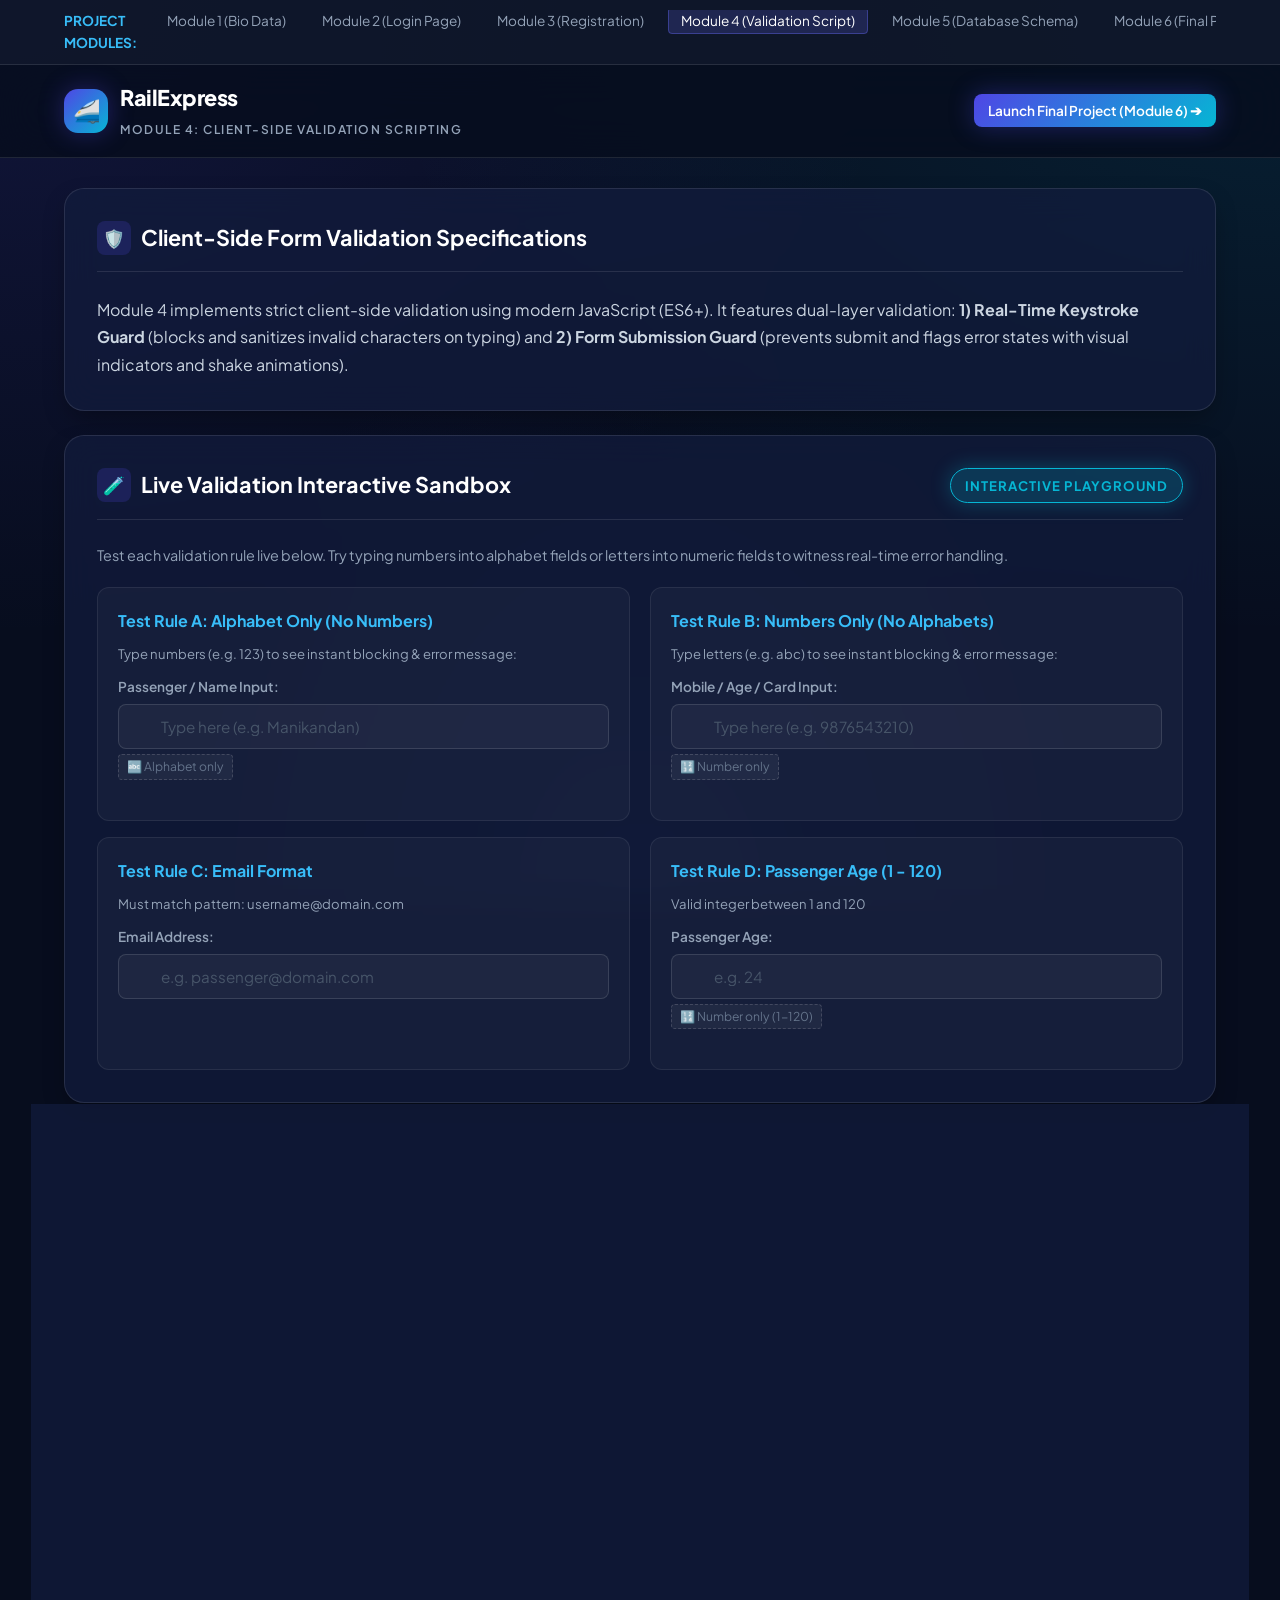
<file: validation.html>
<!DOCTYPE html>
<html lang="en">
<head>
    <meta charset="UTF-8">
    <meta name="viewport" content="width=device-width, initial-scale=1.0">
    <title>Module 4: Validation Scripting - RailExpress</title>
    <link rel="stylesheet" href="css/style.css">
    <style>
        .module-nav-bar {
            background: rgba(15, 23, 42, 0.9);
            border-bottom: 1px solid rgba(255, 255, 255, 0.1);
            padding: 10px 0;
            font-size: 0.85rem;
        }
        .module-nav-list {
            display: flex;
            gap: 12px;
            list-style: none;
            overflow-x: auto;
            padding: 0;
            margin: 0;
        }
        .module-nav-link {
            color: #94a3b8;
            text-decoration: none;
            padding: 4px 12px;
            border-radius: 4px;
            white-space: nowrap;
            transition: all 0.2s;
        }
        .module-nav-link.active, .module-nav-link:hover {
            color: #fff;
            background: rgba(99, 102, 241, 0.2);
            border: 1px solid rgba(99, 102, 241, 0.4);
        }
        pre.code-block {
            background: #090e1c;
            border: 1px solid rgba(255, 255, 255, 0.12);
            border-radius: 8px;
            padding: 16px;
            color: #e2e8f0;
            font-family: 'Courier New', Courier, monospace;
            font-size: 0.88rem;
            overflow-x: auto;
            line-height: 1.5;
            margin: 14px 0;
        }
        .rule-card {
            background: rgba(255, 255, 255, 0.03);
            border-left: 4px solid var(--accent-cyan);
            border-radius: 0 8px 8px 0;
            padding: 14px 18px;
            margin-bottom: 16px;
        }
    </style>
</head>
<body>

    <!-- Modules Navigation Ribbon -->
    <div class="module-nav-bar">
        <div class="container">
            <ul class="module-nav-list">
                <li><span style="color: #38bdf8; font-weight: bold; margin-right: 6px;">PROJECT MODULES:</span></li>
                <li><a href="biodata.html" class="module-nav-link">Module 1 (Bio Data)</a></li>
                <li><a href="login.html" class="module-nav-link">Module 2 (Login Page)</a></li>
                <li><a href="register.html" class="module-nav-link">Module 3 (Registration)</a></li>
                <li><a href="validation.html" class="module-nav-link active">Module 4 (Validation Script)</a></li>
                <li><a href="database.html" class="module-nav-link">Module 5 (Database Schema)</a></li>
                <li><a href="index.html" class="module-nav-link">Module 6 (Final Project)</a></li>
            </ul>
        </div>
    </div>

    <!-- Header Navigation -->
    <header class="site-header">
        <div class="container nav-container">
            <a href="index.html" class="brand">
                <div class="brand-icon">🚄</div>
                <div class="brand-text">
                    <h1>RailExpress</h1>
                    <span>Module 4: Client-Side Validation Scripting</span>
                </div>
            </a>
            <div>
                <a href="index.html" class="btn btn-primary" style="padding: 6px 14px; font-size: 0.85rem;">Launch Final Project (Module 6) ➔</a>
            </div>
        </div>
    </header>

    <main class="container" style="padding: 30px 24px 60px;">
        
        <!-- Overview Banner -->
        <div class="card" style="margin-bottom: 24px;">
            <div class="card-title-group">
                <h3><span class="section-icon">🛡️</span> Client-Side Form Validation Specifications</h3>
            </div>
            <p style="color: #cbd5e1; line-height: 1.7;">
                Module 4 implements strict client-side validation using modern JavaScript (ES6+). It features dual-layer validation:
                <strong>1) Real-Time Keystroke Guard</strong> (blocks and sanitizes invalid characters on typing) and 
                <strong>2) Form Submission Guard</strong> (prevents submit and flags error states with visual indicators and shake animations).
            </p>
        </div>

        <!-- Interactive Playground -->
        <div class="card" style="margin-bottom: 24px;">
            <div class="card-title-group">
                <h3><span class="section-icon">🧪</span> Live Validation Interactive Sandbox</h3>
                <span class="speed-badge" style="margin-bottom: 0;">Interactive Playground</span>
            </div>
            <p style="color: #94a3b8; font-size: 0.9rem; margin-bottom: 20px;">
                Test each validation rule live below. Try typing numbers into alphabet fields or letters into numeric fields to witness real-time error handling.
            </p>

            <div class="grid-2">
                <!-- Sandbox 1: Alphabet Only -->
                <div style="background: rgba(255,255,255,0.03); padding: 20px; border-radius: 12px; border: 1px solid rgba(255,255,255,0.08);">
                    <h4 style="color: #38bdf8; margin-bottom: 10px;">Test Rule A: Alphabet Only (No Numbers)</h4>
                    <p style="font-size: 0.82rem; color: #94a3b8; margin-bottom: 12px;">Type numbers (e.g. 123) to see instant blocking & error message:</p>
                    
                    <div class="form-group">
                        <label class="form-label" for="testName">Passenger / Name Input:</label>
                        <input type="text" id="testName" class="form-control" placeholder="Type here (e.g. Manikandan)">
                        <span class="helper-text badge-rule">🔤 Alphabet only</span>
                    </div>
                </div>

                <!-- Sandbox 2: Number Only -->
                <div style="background: rgba(255,255,255,0.03); padding: 20px; border-radius: 12px; border: 1px solid rgba(255,255,255,0.08);">
                    <h4 style="color: #38bdf8; margin-bottom: 10px;">Test Rule B: Numbers Only (No Alphabets)</h4>
                    <p style="font-size: 0.82rem; color: #94a3b8; margin-bottom: 12px;">Type letters (e.g. abc) to see instant blocking & error message:</p>
                    
                    <div class="form-group">
                        <label class="form-label" for="testNumber">Mobile / Age / Card Input:</label>
                        <input type="text" id="testNumber" class="form-control" placeholder="Type here (e.g. 9876543210)" maxlength="10">
                        <span class="helper-text badge-rule">🔢 Number only</span>
                    </div>
                </div>
            </div>

            <div class="grid-2" style="margin-top: 16px;">
                <!-- Sandbox 3: Email -->
                <div style="background: rgba(255,255,255,0.03); padding: 20px; border-radius: 12px; border: 1px solid rgba(255,255,255,0.08);">
                    <h4 style="color: #38bdf8; margin-bottom: 10px;">Test Rule C: Email Format</h4>
                    <p style="font-size: 0.82rem; color: #94a3b8; margin-bottom: 12px;">Must match pattern: username@domain.com</p>
                    
                    <div class="form-group">
                        <label class="form-label" for="testEmail">Email Address:</label>
                        <input type="email" id="testEmail" class="form-control" placeholder="e.g. passenger@domain.com">
                    </div>
                </div>

                <!-- Sandbox 4: Age Limit -->
                <div style="background: rgba(255,255,255,0.03); padding: 20px; border-radius: 12px; border: 1px solid rgba(255,255,255,0.08);">
                    <h4 style="color: #38bdf8; margin-bottom: 10px;">Test Rule D: Passenger Age (1 - 120)</h4>
                    <p style="font-size: 0.82rem; color: #94a3b8; margin-bottom: 12px;">Valid integer between 1 and 120</p>
                    
                    <div class="form-group">
                        <label class="form-label" for="testAge">Passenger Age:</label>
                        <input type="text" id="testAge" class="form-control" placeholder="e.g. 24" maxlength="3">
                        <span class="helper-text badge-rule">🔢 Number only (1-120)</span>
                    </div>
                </div>
            </div>
        </div>

        <!-- Script Code Documentation -->
        <div class="card">
            <div class="card-title-group">
                <h3><span class="section-icon">📜</span> Core JavaScript Validation Algorithms</h3>
            </div>

            <!-- Algorithm 1: Alphabet Only -->
            <div class="rule-card">
                <h4 style="color: #fff; margin-bottom: 4px;">1. Alphabet-Only Validation (Rejection of Numbers)</h4>
                <p style="color: #94a3b8; font-size: 0.85rem;">Enforces strict alphabetic strings for names, origins, and cardholder labels.</p>
            </div>
            <pre class="code-block">
validateAlphabetOnly(inputElement, fieldName = "This field") {
    const val = inputElement.value.trim();
    if (val === '') {
        return this.showError(inputElement, `${fieldName} is required.`);
    }
    // Strict rejection if any digit is found
    if (/\d/.test(val)) {
        return this.showError(inputElement, `Numbers are NOT allowed in ${fieldName}! Only alphabets are permitted.`);
    }
    // Rejection of special symbols
    if (!/^[A-Za-z\s]+$/.test(val)) {
        return this.showError(inputElement, `Special characters are NOT allowed! Only alphabets are permitted.`);
    }
    return this.clearError(inputElement);
}
            </pre>

            <!-- Algorithm 2: Number Only -->
            <div class="rule-card" style="border-left-color: var(--accent-emerald); margin-top: 24px;">
                <h4 style="color: #fff; margin-bottom: 4px;">2. Number-Only Validation (Rejection of Alphabets)</h4>
                <p style="color: #94a3b8; font-size: 0.85rem;">Enforces strict numeric digits for Mobile number, Age, CVV, and Card numbers.</p>
            </div>
            <pre class="code-block">
validateNumberOnly(inputElement, fieldName = "This field", minLength = 1, maxLength = 20) {
    const rawVal = inputElement.value.trim();
    if (rawVal === '') {
        return this.showError(inputElement, `${fieldName} is required.`);
    }
    // Strict rejection if any alphabet is found
    if (/[a-zA-Z]/.test(rawVal)) {
        return this.showError(inputElement, `Alphabets are NOT allowed in ${fieldName}! Only numbers are permitted.`);
    }
    // Rejection of symbols/spaces
    if (!/^[0-9]+$/.test(rawVal)) {
        return this.showError(inputElement, `Special characters/spaces are NOT allowed! Only numbers are permitted.`);
    }
    if (rawVal.length < minLength || rawVal.length > maxLength) {
        return this.showError(inputElement, `${fieldName} must be between ${minLength} and ${maxLength} digits.`);
    }
    return this.clearError(inputElement);
}
            </pre>

            <!-- Algorithm 3: Real-Time Guard -->
            <div class="rule-card" style="border-left-color: var(--accent-amber); margin-top: 24px;">
                <h4 style="color: #fff; margin-bottom: 4px;">3. Real-Time Keystroke Guard (Live Input Interceptor)</h4>
                <p style="color: #94a3b8; font-size: 0.85rem;">Listens to 'input' events, rejects invalid characters, and animates error notification immediately.</p>
            </div>
            <pre class="code-block">
attachAlphabetGuard(inputElement, fieldName = "This field") {
    inputElement.addEventListener('input', () => {
        const raw = inputElement.value;
        if (/\d/.test(raw)) {
            this.showError(inputElement, `Numbers are NOT allowed in ${fieldName}! Only alphabets are permitted.`);
            inputElement.value = raw.replace(/[0-9]/g, ''); // strip number
        } else if (/[^a-zA-Z\s]/.test(raw)) {
            this.showError(inputElement, `Special characters are NOT allowed in ${fieldName}!`);
            inputElement.value = raw.replace(/[^a-zA-Z\s]/g, '');
        } else if (raw.trim().length >= 2) {
            this.clearError(inputElement);
        }
    });
}
            </pre>

        </div>

    </main>

    <script src="js/validation.js"></script>
    <script>
        document.addEventListener('DOMContentLoaded', () => {
            const testName = document.getElementById('testName');
            const testNumber = document.getElementById('testNumber');
            const testEmail = document.getElementById('testEmail');
            const testAge = document.getElementById('testAge');

            Validator.attachAlphabetGuard(testName, 'Name Field');
            Validator.attachNumberGuard(testNumber, 'Number Field', 10);
            Validator.attachNumberGuard(testAge, 'Age Field', 3);

            testEmail.addEventListener('blur', () => {
                if (testEmail.value) Validator.validateEmail(testEmail);
            });
            testAge.addEventListener('blur', () => {
                if (testAge.value) Validator.validateAge(testAge);
            });
        });
    </script>
</body>
</html>
</file>
<file: css/style.css>
/* ==========================================================================
   RailExpress - High Speed Railway Ticket Booking System
   Premium Design System & Modern UI Stylesheet
   ========================================================================== */

@import url('https://fonts.googleapis.com/css2?family=Plus+Jakarta+Sans:wght@300;400;500;600;700;800&family=Space+Grotesk:wght@500;700&display=swap');

:root {
    /* Color Palette */
    --bg-primary: #070d1e;
    --bg-secondary: #0d1630;
    --bg-card: rgba(18, 29, 61, 0.72);
    --bg-card-hover: rgba(26, 40, 80, 0.85);
    --bg-glass: rgba(15, 23, 42, 0.65);
    
    --primary: #4f46e5;
    --primary-light: #6366f1;
    --primary-gradient: linear-gradient(135deg, #4f46e5 0%, #06b6d4 100%);
    --accent-cyan: #06b6d4;
    --accent-emerald: #10b981;
    --accent-amber: #f59e0b;
    --accent-rose: #f43f5e;
    
    --text-primary: #f8fafc;
    --text-secondary: #94a3b8;
    --text-muted: #64748b;
    --text-accent: #38bdf8;
    
    --border-color: rgba(255, 255, 255, 0.1);
    --border-active: rgba(99, 102, 241, 0.6);
    --border-invalid: #ef4444;
    --border-valid: #10b981;
    
    --shadow-sm: 0 4px 6px -1px rgba(0, 0, 0, 0.2);
    --shadow-md: 0 10px 25px -5px rgba(0, 0, 0, 0.35);
    --shadow-glow: 0 0 25px rgba(79, 70, 229, 0.35);
    --shadow-cyan: 0 0 20px rgba(6, 182, 212, 0.3);
    
    --radius-sm: 8px;
    --radius-md: 14px;
    --radius-lg: 20px;
    --radius-full: 9999px;

    --transition: all 0.25s cubic-bezier(0.4, 0, 0.2, 1);
}

/* Base Styles */
* {
    margin: 0;
    padding: 0;
    box-sizing: border-box;
}

body {
    font-family: 'Plus Jakarta Sans', sans-serif;
    background-color: var(--bg-primary);
    background-image: 
        radial-gradient(at 0% 0%, rgba(79, 70, 229, 0.15) 0px, transparent 50%),
        radial-gradient(at 100% 0%, rgba(6, 182, 212, 0.12) 0px, transparent 50%),
        radial-gradient(at 50% 100%, rgba(13, 22, 48, 0.8) 0px, transparent 50%);
    background-attachment: fixed;
    color: var(--text-primary);
    line-height: 1.6;
    min-height: 100vh;
    display: flex;
    flex-direction: column;
    overflow-x: hidden;
}

/* Container */
.container {
    max-width: 1200px;
    margin: 0 auto;
    padding: 0 24px;
    width: 100%;
}

/* ==========================================================================
   Header & Navbar
   ========================================================================== */
.site-header {
    background: rgba(7, 13, 30, 0.85);
    backdrop-filter: blur(20px);
    border-bottom: 1px solid var(--border-color);
    position: sticky;
    top: 0;
    z-index: 100;
    padding: 16px 0;
}

.nav-container {
    display: flex;
    align-items: center;
    justify-content: space-between;
}

.brand {
    display: flex;
    align-items: center;
    gap: 12px;
    text-decoration: none;
    color: var(--text-primary);
}

.brand-icon {
    width: 44px;
    height: 44px;
    background: var(--primary-gradient);
    border-radius: var(--radius-md);
    display: flex;
    align-items: center;
    justify-content: center;
    font-size: 22px;
    box-shadow: var(--shadow-glow);
}

.brand-text h1 {
    font-size: 1.35rem;
    font-weight: 800;
    letter-spacing: -0.5px;
    background: linear-gradient(135deg, #fff 40%, var(--accent-cyan) 100%);
    -webkit-background-clip: text;
    -webkit-text-fill-color: transparent;
}

.brand-text span {
    font-size: 0.75rem;
    color: var(--text-secondary);
    text-transform: uppercase;
    letter-spacing: 1.5px;
    font-weight: 600;
}

.user-status-bar {
    display: flex;
    align-items: center;
    gap: 16px;
}

.user-pill {
    display: flex;
    align-items: center;
    gap: 8px;
    background: rgba(255, 255, 255, 0.06);
    border: 1px solid var(--border-color);
    padding: 6px 14px;
    border-radius: var(--radius-full);
    font-size: 0.85rem;
    font-weight: 500;
}

.user-pill .status-dot {
    width: 8px;
    height: 8px;
    border-radius: 50%;
    background: var(--accent-emerald);
    box-shadow: 0 0 8px var(--accent-emerald);
}

.btn-signout {
    background: transparent;
    border: 1px solid rgba(244, 63, 94, 0.3);
    color: #fda4af;
    padding: 6px 14px;
    border-radius: var(--radius-full);
    font-size: 0.85rem;
    cursor: pointer;
    transition: var(--transition);
}

.btn-signout:hover {
    background: rgba(244, 63, 94, 0.15);
    border-color: var(--accent-rose);
    color: #fff;
}

/* ==========================================================================
   Multi-Step Progress Indicator
   ========================================================================== */
.stepper-section {
    padding: 24px 0 10px;
}

.stepper {
    display: flex;
    justify-content: space-between;
    align-items: center;
    position: relative;
    max-width: 900px;
    margin: 0 auto;
    padding: 10px 0;
}

.stepper::before {
    content: '';
    position: absolute;
    top: 26px;
    left: 40px;
    right: 40px;
    height: 3px;
    background: rgba(255, 255, 255, 0.1);
    z-index: 1;
}

.stepper-progress-line {
    position: absolute;
    top: 26px;
    left: 40px;
    height: 3px;
    background: var(--primary-gradient);
    z-index: 2;
    transition: width 0.4s ease;
    width: 0%;
}

.step-item {
    display: flex;
    flex-direction: column;
    align-items: center;
    position: relative;
    z-index: 3;
    gap: 8px;
    cursor: default;
}

.step-circle {
    width: 36px;
    height: 36px;
    border-radius: 50%;
    background: var(--bg-secondary);
    border: 2px solid var(--border-color);
    display: flex;
    align-items: center;
    justify-content: center;
    font-weight: 700;
    font-size: 0.85rem;
    color: var(--text-secondary);
    transition: var(--transition);
}

.step-title {
    font-size: 0.78rem;
    font-weight: 600;
    color: var(--text-muted);
    text-transform: uppercase;
    letter-spacing: 0.5px;
    transition: var(--transition);
}

.step-item.active .step-circle {
    background: var(--primary);
    border-color: var(--accent-cyan);
    color: #fff;
    box-shadow: 0 0 15px rgba(79, 70, 229, 0.6);
    transform: scale(1.1);
}

.step-item.active .step-title {
    color: var(--accent-cyan);
    font-weight: 700;
}

.step-item.completed .step-circle {
    background: var(--accent-emerald);
    border-color: var(--accent-emerald);
    color: #fff;
}

.step-item.completed .step-title {
    color: var(--text-secondary);
}

/* ==========================================================================
   Page / Step Containers
   ========================================================================== */
.booking-step-container {
    display: none;
    animation: fadeIn 0.35s ease forwards;
    padding: 24px 0 60px;
}

.booking-step-container.active-step {
    display: block;
}

@keyframes fadeIn {
    from {
        opacity: 0;
        transform: translateY(12px);
    }
    to {
        opacity: 1;
        transform: translateY(0);
    }
}

/* ==========================================================================
   STEP 1: LOGIN PAGE WITH BULLET TRAIN BANNER
   ========================================================================== */
.login-hero-wrapper {
    display: grid;
    grid-template-columns: 1.15fr 0.85fr;
    gap: 32px;
    align-items: stretch;
    background: var(--bg-card);
    border: 1px solid var(--border-color);
    border-radius: var(--radius-lg);
    overflow: hidden;
    box-shadow: var(--shadow-md);
    backdrop-filter: blur(16px);
}

/* Bullet Train Banner Section */
.bullet-train-banner-container {
    position: relative;
    background: #000;
    min-height: 540px;
    overflow: hidden;
    display: flex;
    flex-direction: column;
    justify-content: flex-end;
}

.bullet-train-img {
    position: absolute;
    top: 0;
    left: 0;
    width: 100%;
    height: 100%;
    object-fit: cover;
    object-position: center;
    filter: brightness(0.9) contrast(1.05);
    transition: transform 8s ease;
}

.bullet-train-banner-container:hover .bullet-train-img {
    transform: scale(1.04);
}

.banner-overlay-gradient {
    position: absolute;
    inset: 0;
    background: linear-gradient(
        to bottom,
        rgba(7, 13, 30, 0.2) 0%,
        rgba(7, 13, 30, 0.6) 50%,
        rgba(7, 13, 30, 0.95) 100%
    );
    z-index: 1;
}

.banner-content {
    position: relative;
    z-index: 2;
    padding: 40px;
}

.speed-badge {
    display: inline-flex;
    align-items: center;
    gap: 8px;
    background: rgba(6, 182, 212, 0.2);
    border: 1px solid var(--accent-cyan);
    color: var(--accent-cyan);
    padding: 6px 14px;
    border-radius: var(--radius-full);
    font-size: 0.82rem;
    font-weight: 700;
    letter-spacing: 1px;
    text-transform: uppercase;
    margin-bottom: 16px;
    box-shadow: var(--shadow-cyan);
}

.speed-badge .pulsing-dot {
    width: 8px;
    height: 8px;
    background: var(--accent-cyan);
    border-radius: 50%;
    animation: pulse 1.5s infinite;
}

@keyframes pulse {
    0%, 100% { opacity: 1; transform: scale(1); }
    50% { opacity: 0.4; transform: scale(1.4); }
}

.banner-content h2 {
    font-size: 2.2rem;
    font-weight: 800;
    line-height: 1.2;
    margin-bottom: 12px;
    color: #ffffff;
    text-shadow: 0 2px 10px rgba(0, 0, 0, 0.6);
}

.banner-content p {
    color: #cbd5e1;
    font-size: 0.98rem;
    margin-bottom: 24px;
    max-width: 480px;
}

.banner-features-grid {
    display: grid;
    grid-template-columns: repeat(3, 1fr);
    gap: 16px;
    border-top: 1px solid rgba(255, 255, 255, 0.15);
    padding-top: 20px;
}

.feature-box {
    display: flex;
    flex-direction: column;
}

.feature-number {
    font-family: 'Space Grotesk', sans-serif;
    font-size: 1.4rem;
    font-weight: 700;
    color: var(--accent-cyan);
}

.feature-label {
    font-size: 0.75rem;
    color: #94a3b8;
    text-transform: uppercase;
    letter-spacing: 0.5px;
}

/* Login Card Section */
.login-card-section {
    padding: 44px 36px;
    display: flex;
    flex-direction: column;
    justify-content: center;
    background: rgba(13, 22, 48, 0.5);
}

.login-header {
    margin-bottom: 24px;
}

.login-header h3 {
    font-size: 1.7rem;
    font-weight: 700;
    color: #fff;
    margin-bottom: 6px;
}

.login-header p {
    color: var(--text-secondary);
    font-size: 0.9rem;
}

.auth-tabs {
    display: flex;
    background: rgba(255, 255, 255, 0.05);
    border-radius: var(--radius-sm);
    padding: 4px;
    margin-bottom: 24px;
    border: 1px solid var(--border-color);
}

.auth-tab-btn {
    flex: 1;
    background: transparent;
    border: none;
    color: var(--text-secondary);
    padding: 8px 12px;
    font-size: 0.88rem;
    font-weight: 600;
    border-radius: 6px;
    cursor: pointer;
    transition: var(--transition);
}

.auth-tab-btn.active {
    background: var(--primary);
    color: #fff;
    box-shadow: 0 2px 10px rgba(79, 70, 229, 0.4);
}

/* ==========================================================================
   Form Components & Strict Validation Styles
   ========================================================================== */
.form-group {
    margin-bottom: 20px;
    position: relative;
}

.form-label {
    display: block;
    font-size: 0.85rem;
    font-weight: 600;
    color: var(--text-secondary);
    margin-bottom: 6px;
}

.form-label .required {
    color: var(--accent-rose);
    margin-left: 2px;
}

.input-with-icon {
    position: relative;
    display: flex;
    align-items: center;
}

.input-icon {
    position: absolute;
    left: 14px;
    color: var(--text-muted);
    font-size: 1.05rem;
    pointer-events: none;
    transition: var(--transition);
}

.form-control {
    width: 100%;
    background: rgba(255, 255, 255, 0.04);
    border: 1.5px solid rgba(255, 255, 255, 0.12);
    border-radius: var(--radius-sm);
    padding: 12px 14px 12px 42px;
    font-size: 0.95rem;
    color: #fff;
    font-family: inherit;
    transition: var(--transition);
    outline: none;
}

.form-control.no-icon {
    padding-left: 14px;
}

.form-control::placeholder {
    color: #475569;
}

.form-control:focus {
    border-color: var(--primary-light);
    background: rgba(255, 255, 255, 0.07);
    box-shadow: 0 0 0 3px rgba(99, 102, 241, 0.2);
}

.form-control:focus + .input-icon,
.input-with-icon:focus-within .input-icon {
    color: var(--accent-cyan);
}

select.form-control {
    appearance: none;
    cursor: pointer;
    background-image: url("data:image/svg+xml,%3Csvg xmlns='http://www.w3.org/2000/svg' fill='none' viewBox='0 0 24 24' stroke='%2394a3b8'%3E%3Cpath stroke-linecap='round' stroke-linejoin='round' stroke-width='2' d='M19 9l-7 7-7-7'%3E%3C/path%3E%3C/svg%3E");
    background-repeat: no-repeat;
    background-position: right 14px center;
    background-size: 16px;
    padding-right: 40px;
}

select.form-control option {
    background-color: var(--bg-secondary);
    color: #fff;
}

/* Validation Status Classes */
.form-control.is-invalid {
    border-color: var(--border-invalid) !important;
    background: rgba(239, 68, 68, 0.06) !important;
    box-shadow: 0 0 0 2px rgba(239, 68, 68, 0.25) !important;
}

.form-control.is-valid {
    border-color: var(--border-valid) !important;
    background: rgba(16, 185, 129, 0.05) !important;
}

/* Field Error Badge */
.field-error {
    color: #f87171;
    font-size: 0.78rem;
    font-weight: 600;
    margin-top: 6px;
    display: none;
    padding-left: 2px;
}

.field-error::before {
    content: "⚠️ ";
}

/* Shake Animation for Validation errors */
.shake-anim {
    animation: inputShake 0.35s cubic-bezier(.36,.07,.19,.97) both;
}

@keyframes inputShake {
    10%, 90% { transform: translate3d(-1px, 0, 0); }
    20%, 80% { transform: translate3d(2px, 0, 0); }
    30%, 50%, 70% { transform: translate3d(-4px, 0, 0); }
    40%, 60% { transform: translate3d(4px, 0, 0); }
}

.helper-text {
    font-size: 0.76rem;
    color: var(--text-muted);
    margin-top: 4px;
}

.helper-text.badge-rule {
    display: inline-block;
    background: rgba(255, 255, 255, 0.05);
    padding: 2px 8px;
    border-radius: 4px;
    margin-top: 5px;
    border: 1px dashed rgba(255, 255, 255, 0.15);
}

/* Buttons */
.btn {
    display: inline-flex;
    align-items: center;
    justify-content: center;
    gap: 10px;
    padding: 12px 24px;
    font-size: 0.95rem;
    font-weight: 600;
    border-radius: var(--radius-sm);
    border: none;
    cursor: pointer;
    transition: var(--transition);
    text-decoration: none;
    font-family: inherit;
}

.btn-primary {
    background: var(--primary-gradient);
    color: #fff;
    box-shadow: var(--shadow-glow);
}

.btn-primary:hover {
    transform: translateY(-2px);
    box-shadow: 0 6px 20px rgba(79, 70, 229, 0.5);
}

.btn-secondary {
    background: rgba(255, 255, 255, 0.08);
    color: #e2e8f0;
    border: 1px solid var(--border-color);
}

.btn-secondary:hover {
    background: rgba(255, 255, 255, 0.14);
    color: #fff;
}

.btn-success {
    background: linear-gradient(135deg, #10b981 0%, #059669 100%);
    color: #fff;
    box-shadow: 0 4px 15px rgba(16, 185, 129, 0.3);
}

.btn-success:hover {
    transform: translateY(-2px);
    box-shadow: 0 6px 20px rgba(16, 185, 129, 0.45);
}

.btn-block {
    width: 100%;
}

.demo-credentials-box {
    margin-top: 16px;
    padding: 12px 14px;
    background: rgba(6, 182, 212, 0.08);
    border: 1px dashed rgba(6, 182, 212, 0.3);
    border-radius: var(--radius-sm);
    font-size: 0.8rem;
    display: flex;
    justify-content: space-between;
    align-items: center;
}

.demo-credentials-box button {
    background: rgba(6, 182, 212, 0.2);
    border: 1px solid var(--accent-cyan);
    color: var(--accent-cyan);
    padding: 4px 10px;
    border-radius: 4px;
    font-size: 0.75rem;
    cursor: pointer;
    font-weight: 600;
}

/* ==========================================================================
   STEP 2: JOURNEY & PASSENGER INFORMATION
   ========================================================================== */
.card {
    background: var(--bg-card);
    border: 1px solid var(--border-color);
    border-radius: var(--radius-lg);
    padding: 32px;
    backdrop-filter: blur(16px);
    box-shadow: var(--shadow-md);
    margin-bottom: 28px;
}

.card-title-group {
    display: flex;
    align-items: center;
    justify-content: space-between;
    margin-bottom: 24px;
    border-bottom: 1px solid var(--border-color);
    padding-bottom: 16px;
}

.card-title-group h3 {
    font-size: 1.35rem;
    font-weight: 700;
    display: flex;
    align-items: center;
    gap: 10px;
    color: #fff;
}

.section-icon {
    width: 34px;
    height: 34px;
    background: rgba(79, 70, 229, 0.2);
    color: var(--accent-cyan);
    border-radius: 8px;
    display: flex;
    align-items: center;
    justify-content: center;
    font-size: 1.1rem;
}

.grid-2 {
    display: grid;
    grid-template-columns: repeat(2, 1fr);
    gap: 20px;
}

.grid-3 {
    display: grid;
    grid-template-columns: repeat(3, 1fr);
    gap: 20px;
}

.grid-4 {
    display: grid;
    grid-template-columns: repeat(4, 1fr);
    gap: 16px;
}

/* Passenger List Cards */
.passenger-card {
    background: rgba(255, 255, 255, 0.03);
    border: 1px solid rgba(255, 255, 255, 0.08);
    border-radius: var(--radius-md);
    padding: 20px;
    margin-bottom: 16px;
    position: relative;
    transition: var(--transition);
}

.passenger-card:hover {
    border-color: rgba(99, 102, 241, 0.3);
    background: rgba(255, 255, 255, 0.045);
}

.passenger-card-header {
    display: flex;
    justify-content: space-between;
    align-items: center;
    margin-bottom: 14px;
}

.passenger-title {
    font-size: 0.95rem;
    font-weight: 700;
    color: var(--accent-cyan);
    display: flex;
    align-items: center;
    gap: 8px;
}

.btn-remove-passenger {
    background: rgba(239, 68, 68, 0.15);
    border: 1px solid rgba(239, 68, 68, 0.3);
    color: #f87171;
    padding: 4px 10px;
    border-radius: 6px;
    font-size: 0.78rem;
    cursor: pointer;
    transition: var(--transition);
}

.btn-remove-passenger:hover {
    background: #ef4444;
    color: #fff;
}

.form-actions-bar {
    display: flex;
    justify-content: space-between;
    align-items: center;
    margin-top: 30px;
}

/* ==========================================================================
   STEP 3: TRAINS LIST & SELECTION
   ========================================================================== */
.route-summary-bar {
    background: linear-gradient(90deg, rgba(79, 70, 229, 0.25) 0%, rgba(6, 182, 212, 0.2) 100%);
    border: 1px solid rgba(99, 102, 241, 0.4);
    border-radius: var(--radius-md);
    padding: 18px 24px;
    margin-bottom: 24px;
    display: flex;
    justify-content: space-between;
    align-items: center;
    flex-wrap: wrap;
    gap: 16px;
}

.route-info {
    display: flex;
    align-items: center;
    gap: 16px;
}

.route-badge {
    font-size: 1.15rem;
    font-weight: 800;
    color: #fff;
}

.route-arrow {
    color: var(--accent-cyan);
    font-size: 1.4rem;
}

.date-pill {
    background: rgba(255, 255, 255, 0.1);
    padding: 6px 14px;
    border-radius: var(--radius-full);
    font-size: 0.85rem;
    font-weight: 600;
    color: #cbd5e1;
}

.trains-list {
    display: flex;
    flex-direction: column;
    gap: 20px;
}

.train-card {
    background: var(--bg-card);
    border: 1px solid var(--border-color);
    border-radius: var(--radius-lg);
    padding: 24px;
    transition: var(--transition);
    position: relative;
    overflow: hidden;
}

.train-card:hover {
    border-color: rgba(99, 102, 241, 0.5);
    transform: translateY(-2px);
    box-shadow: var(--shadow-md);
}

.train-card.selected-train {
    border: 2px solid var(--accent-cyan);
    box-shadow: 0 0 25px rgba(6, 182, 212, 0.25);
    background: rgba(18, 32, 68, 0.9);
}

.train-header {
    display: flex;
    justify-content: space-between;
    align-items: flex-start;
    margin-bottom: 20px;
}

.train-name-box h4 {
    font-size: 1.25rem;
    font-weight: 700;
    color: #fff;
    display: flex;
    align-items: center;
    gap: 10px;
}

.train-number-tag {
    background: rgba(255, 255, 255, 0.08);
    color: var(--accent-cyan);
    padding: 2px 8px;
    border-radius: 4px;
    font-size: 0.8rem;
    font-weight: 700;
    font-family: 'Space Grotesk', sans-serif;
}

.train-type-text {
    font-size: 0.8rem;
    color: var(--text-secondary);
    margin-top: 4px;
}

.train-tag-badge {
    background: rgba(245, 158, 11, 0.15);
    color: var(--accent-amber);
    border: 1px solid rgba(245, 158, 11, 0.4);
    padding: 4px 12px;
    border-radius: var(--radius-full);
    font-size: 0.75rem;
    font-weight: 700;
    text-transform: uppercase;
    letter-spacing: 0.5px;
}

.train-timeline {
    display: flex;
    align-items: center;
    justify-content: space-between;
    background: rgba(0, 0, 0, 0.2);
    border-radius: var(--radius-md);
    padding: 16px 24px;
    margin-bottom: 20px;
}

.time-station {
    text-align: left;
}

.time-station.dest {
    text-align: right;
}

.time-value {
    font-size: 1.4rem;
    font-weight: 800;
    color: #fff;
    font-family: 'Space Grotesk', sans-serif;
}

.station-label {
    font-size: 0.85rem;
    color: var(--text-secondary);
    font-weight: 500;
}

.duration-line-box {
    display: flex;
    flex-direction: column;
    align-items: center;
    flex: 1;
    max-width: 240px;
    padding: 0 16px;
}

.duration-text {
    font-size: 0.78rem;
    color: var(--text-muted);
    font-weight: 600;
    margin-bottom: 4px;
}

.track-line {
    width: 100%;
    height: 2px;
    background: rgba(255, 255, 255, 0.2);
    position: relative;
}

.track-line::before,
.track-line::after {
    content: '';
    position: absolute;
    top: -4px;
    width: 10px;
    height: 10px;
    border-radius: 50%;
    background: var(--accent-cyan);
}

.track-line::before { left: 0; }
.track-line::after { right: 0; }

/* Class Fare Cards */
.train-classes-grid {
    display: grid;
    grid-template-columns: repeat(auto-fit, minmax(170px, 1fr));
    gap: 12px;
}

.class-card {
    background: rgba(255, 255, 255, 0.04);
    border: 1px solid rgba(255, 255, 255, 0.1);
    border-radius: var(--radius-sm);
    padding: 14px;
    cursor: pointer;
    transition: var(--transition);
    text-align: left;
    position: relative;
}

.class-card:hover {
    background: rgba(255, 255, 255, 0.08);
    border-color: var(--primary-light);
}

.class-card.active-class {
    border-color: var(--accent-cyan);
    background: rgba(6, 182, 212, 0.12);
    box-shadow: 0 0 12px rgba(6, 182, 212, 0.25);
}

.class-header {
    display: flex;
    justify-content: space-between;
    margin-bottom: 6px;
}

.class-code {
    font-weight: 800;
    font-size: 1rem;
    color: #fff;
}

.class-price {
    font-weight: 700;
    font-size: 1.05rem;
    color: var(--accent-emerald);
}

.class-name {
    font-size: 0.75rem;
    color: var(--text-secondary);
    margin-bottom: 8px;
}

.class-availability {
    font-size: 0.75rem;
    font-weight: 700;
    color: var(--accent-emerald);
    background: rgba(16, 185, 129, 0.12);
    padding: 2px 6px;
    border-radius: 4px;
    display: inline-block;
}

/* ==========================================================================
   STEP 4: PAYMENT DETAILS
   ========================================================================== */
.payment-layout {
    display: grid;
    grid-template-columns: 1.25fr 0.75fr;
    gap: 32px;
}

.payment-methods-tabs {
    display: flex;
    gap: 12px;
    margin-bottom: 24px;
}

.payment-method-btn {
    flex: 1;
    background: rgba(255, 255, 255, 0.04);
    border: 1.5px solid var(--border-color);
    padding: 14px;
    border-radius: var(--radius-md);
    color: var(--text-secondary);
    display: flex;
    flex-direction: column;
    align-items: center;
    gap: 8px;
    font-size: 0.85rem;
    font-weight: 600;
    cursor: pointer;
    transition: var(--transition);
}

.payment-method-btn .pm-icon {
    font-size: 1.5rem;
}

.payment-method-btn.active {
    border-color: var(--accent-cyan);
    background: rgba(6, 182, 212, 0.12);
    color: #fff;
    box-shadow: 0 0 15px rgba(6, 182, 212, 0.2);
}

/* Virtual Credit/Debit Card Preview */
.virtual-card-preview {
    background: linear-gradient(135deg, #1e1b4b 0%, #312e81 40%, #0e7490 100%);
    border-radius: var(--radius-md);
    padding: 24px;
    color: #fff;
    margin-bottom: 24px;
    position: relative;
    overflow: hidden;
    box-shadow: 0 15px 35px rgba(0, 0, 0, 0.5);
    border: 1px solid rgba(255, 255, 255, 0.15);
}

.virtual-card-preview::after {
    content: '';
    position: absolute;
    width: 250px;
    height: 250px;
    background: radial-gradient(circle, rgba(255, 255, 255, 0.15) 0%, transparent 70%);
    top: -50px;
    right: -50px;
    border-radius: 50%;
}

.card-top {
    display: flex;
    justify-content: space-between;
    align-items: center;
    margin-bottom: 30px;
}

.chip-icon {
    width: 42px;
    height: 30px;
    background: linear-gradient(135deg, #fbbf24 0%, #d97706 100%);
    border-radius: 6px;
}

.card-network-logo {
    font-weight: 800;
    font-size: 1.2rem;
    letter-spacing: 1px;
    font-family: 'Space Grotesk', sans-serif;
    color: #cbd5e1;
}

.card-number-display {
    font-family: 'Space Grotesk', monospace;
    font-size: 1.35rem;
    letter-spacing: 3px;
    margin-bottom: 24px;
    font-weight: 700;
    text-shadow: 0 2px 4px rgba(0, 0, 0, 0.4);
}

.card-bottom {
    display: flex;
    justify-content: space-between;
    text-transform: uppercase;
}

.card-holder-name {
    font-size: 0.95rem;
    font-weight: 700;
    max-width: 200px;
    white-space: nowrap;
    overflow: hidden;
    text-overflow: ellipsis;
}

.card-expiry-display {
    font-size: 0.95rem;
    font-weight: 700;
    font-family: 'Space Grotesk', monospace;
}

/* Order Summary Box */
.order-summary-card {
    background: rgba(18, 29, 61, 0.85);
    border: 1px solid var(--border-color);
    border-radius: var(--radius-lg);
    padding: 28px;
    backdrop-filter: blur(16px);
    position: sticky;
    top: 90px;
}

.order-summary-card h4 {
    font-size: 1.2rem;
    font-weight: 700;
    color: #fff;
    margin-bottom: 20px;
    border-bottom: 1px solid var(--border-color);
    padding-bottom: 12px;
}

.summary-row {
    display: flex;
    justify-content: space-between;
    margin-bottom: 14px;
    font-size: 0.9rem;
    color: var(--text-secondary);
}

.summary-row.bold {
    color: #fff;
    font-weight: 600;
}

.summary-total {
    display: flex;
    justify-content: space-between;
    align-items: center;
    margin-top: 20px;
    padding-top: 16px;
    border-top: 1px dashed rgba(255, 255, 255, 0.2);
}

.total-label {
    font-size: 1rem;
    font-weight: 700;
    color: #fff;
}

.total-price {
    font-size: 1.7rem;
    font-weight: 800;
    color: var(--accent-emerald);
    font-family: 'Space Grotesk', sans-serif;
}

.security-badge {
    margin-top: 20px;
    padding: 12px;
    background: rgba(16, 185, 129, 0.08);
    border: 1px solid rgba(16, 185, 129, 0.2);
    border-radius: var(--radius-sm);
    display: flex;
    align-items: center;
    gap: 10px;
    font-size: 0.8rem;
    color: #a7f3d0;
}

/* ==========================================================================
   STEP 5: CONFIRMATION TICKET & DOWNLOAD
   ========================================================================== */
.confirmation-wrapper {
    max-width: 860px;
    margin: 0 auto;
}

.success-banner {
    text-align: center;
    margin-bottom: 30px;
}

.success-icon-badge {
    width: 72px;
    height: 72px;
    background: linear-gradient(135deg, #10b981 0%, #059669 100%);
    border-radius: 50%;
    display: inline-flex;
    align-items: center;
    justify-content: center;
    font-size: 36px;
    color: #fff;
    box-shadow: 0 0 30px rgba(16, 185, 129, 0.5);
    margin-bottom: 16px;
    animation: scaleIn 0.5s ease;
}

@keyframes scaleIn {
    0% { transform: scale(0); opacity: 0; }
    80% { transform: scale(1.1); }
    100% { transform: scale(1); opacity: 1; }
}

.success-banner h2 {
    font-size: 2rem;
    font-weight: 800;
    color: #fff;
    margin-bottom: 8px;
}

.success-banner p {
    color: var(--text-secondary);
    font-size: 1rem;
}

/* Realistic E-Ticket Layout */
.e-ticket-card {
    background: #ffffff;
    color: #0f172a;
    border-radius: 16px;
    overflow: hidden;
    box-shadow: 0 25px 50px -12px rgba(0, 0, 0, 0.65);
    position: relative;
    margin-bottom: 30px;
}

.e-ticket-header {
    background: linear-gradient(135deg, #1e3a8a 0%, #0369a1 100%);
    color: #fff;
    padding: 24px 32px;
    display: flex;
    justify-content: space-between;
    align-items: center;
}

.ticket-brand {
    display: flex;
    align-items: center;
    gap: 12px;
}

.ticket-brand h3 {
    font-size: 1.4rem;
    font-weight: 800;
    letter-spacing: -0.5px;
}

.ticket-brand span {
    font-size: 0.75rem;
    letter-spacing: 1px;
    text-transform: uppercase;
    color: #bae6fd;
}

.ticket-pnr-box {
    text-align: right;
}

.pnr-label {
    font-size: 0.72rem;
    color: #bae6fd;
    text-transform: uppercase;
    letter-spacing: 1px;
    font-weight: 600;
}

.pnr-number {
    font-family: 'Space Grotesk', monospace;
    font-size: 1.35rem;
    font-weight: 800;
    letter-spacing: 2px;
    color: #ffffff;
}

.e-ticket-body {
    padding: 32px;
}

.ticket-journey-strip {
    display: flex;
    justify-content: space-between;
    align-items: center;
    padding-bottom: 24px;
    border-bottom: 2px dashed #cbd5e1;
    margin-bottom: 24px;
}

.t-station h4 {
    font-size: 1.5rem;
    font-weight: 800;
    color: #0f172a;
}

.t-station p {
    font-size: 0.85rem;
    color: #64748b;
    font-weight: 500;
}

.t-station .t-time {
    font-size: 1.1rem;
    font-weight: 700;
    color: #1e3a8a;
    font-family: 'Space Grotesk', sans-serif;
}

.t-journey-mid {
    text-align: center;
}

.t-train-name {
    font-weight: 700;
    color: #1e3a8a;
    font-size: 1rem;
}

.t-train-number {
    background: #e2e8f0;
    color: #334155;
    padding: 2px 8px;
    border-radius: 4px;
    font-size: 0.8rem;
    font-weight: 700;
    display: inline-block;
    margin-top: 4px;
}

/* Passenger Table inside Ticket */
.ticket-passengers-table {
    width: 100%;
    border-collapse: collapse;
    margin-bottom: 24px;
}

.ticket-passengers-table th {
    background: #f1f5f9;
    color: #475569;
    font-size: 0.78rem;
    text-transform: uppercase;
    letter-spacing: 0.5px;
    padding: 10px 14px;
    text-align: left;
    border-bottom: 1px solid #cbd5e1;
}

.ticket-passengers-table td {
    padding: 12px 14px;
    font-size: 0.9rem;
    color: #1e293b;
    border-bottom: 1px solid #f1f5f9;
    font-weight: 500;
}

.berth-badge {
    background: #dcfce7;
    color: #15803d;
    padding: 4px 8px;
    border-radius: 4px;
    font-weight: 700;
    font-size: 0.82rem;
}

.ticket-footer-strip {
    display: flex;
    justify-content: space-between;
    align-items: center;
    padding-top: 20px;
    border-top: 2px dashed #cbd5e1;
}

.qr-code-placeholder {
    width: 80px;
    height: 80px;
    background: #000;
    padding: 4px;
    border-radius: 6px;
    display: flex;
    align-items: center;
    justify-content: center;
}

.qr-code-placeholder svg {
    width: 100%;
    height: 100%;
}

.ticket-barcode {
    font-family: 'Space Grotesk', monospace;
    font-size: 0.8rem;
    color: #64748b;
    letter-spacing: 2px;
}

.ticket-fare-info {
    text-align: right;
}

.t-fare-label {
    font-size: 0.8rem;
    color: #64748b;
}

.t-fare-value {
    font-size: 1.5rem;
    font-weight: 800;
    color: #059669;
    font-family: 'Space Grotesk', sans-serif;
}

.ticket-actions-bar {
    display: flex;
    justify-content: center;
    gap: 16px;
    flex-wrap: wrap;
}

/* ==========================================================================
   Toast Notifications
   ========================================================================== */
.toast-container {
    position: fixed;
    bottom: 24px;
    right: 24px;
    z-index: 1000;
    display: flex;
    flex-direction: column;
    gap: 12px;
}

.toast {
    background: rgba(15, 23, 42, 0.95);
    border-left: 4px solid var(--accent-cyan);
    color: #fff;
    padding: 14px 20px;
    border-radius: var(--radius-sm);
    box-shadow: var(--shadow-md);
    backdrop-filter: blur(10px);
    display: flex;
    align-items: center;
    gap: 12px;
    font-size: 0.88rem;
    animation: slideInRight 0.3s ease;
    min-width: 300px;
}

.toast.toast-error {
    border-left-color: var(--accent-rose);
}

.toast.toast-success {
    border-left-color: var(--accent-emerald);
}

@keyframes slideInRight {
    from { transform: translateX(100%); opacity: 0; }
    to { transform: translateX(0); opacity: 1; }
}

/* ==========================================================================
   Print Styles (For Clean Ticket Download / Printing)
   ========================================================================== */
@media print {
    body {
        background: #fff !important;
        color: #000 !important;
    }
    
    .site-header,
    .stepper-section,
    .success-banner,
    .ticket-actions-bar,
    .btn,
    .toast-container {
        display: none !important;
    }

    .booking-step-container {
        display: block !important;
        padding: 0 !important;
    }

    .confirmation-wrapper {
        max-width: 100% !important;
        margin: 0 !important;
    }

    .e-ticket-card {
        box-shadow: none !important;
        border: 2px solid #000 !important;
        page-break-inside: avoid;
    }
}

/* ==========================================================================
   Responsive Breakpoints
   ========================================================================== */
@media (max-width: 992px) {
    .login-hero-wrapper {
        grid-template-columns: 1fr;
    }
    .bullet-train-banner-container {
        min-height: 340px;
    }
    .payment-layout {
        grid-template-columns: 1fr;
    }
    .grid-4 {
        grid-template-columns: repeat(2, 1fr);
    }
}

@media (max-width: 768px) {
    .grid-2, .grid-3 {
        grid-template-columns: 1fr;
    }
    .banner-features-grid {
        grid-template-columns: repeat(2, 1fr);
    }
    .stepper {
        padding: 10px 0;
    }
    .step-title {
        display: none;
    }
    .train-timeline {
        flex-direction: column;
        gap: 16px;
        text-align: center;
    }
    .time-station.dest {
        text-align: center;
    }
}
</file>
